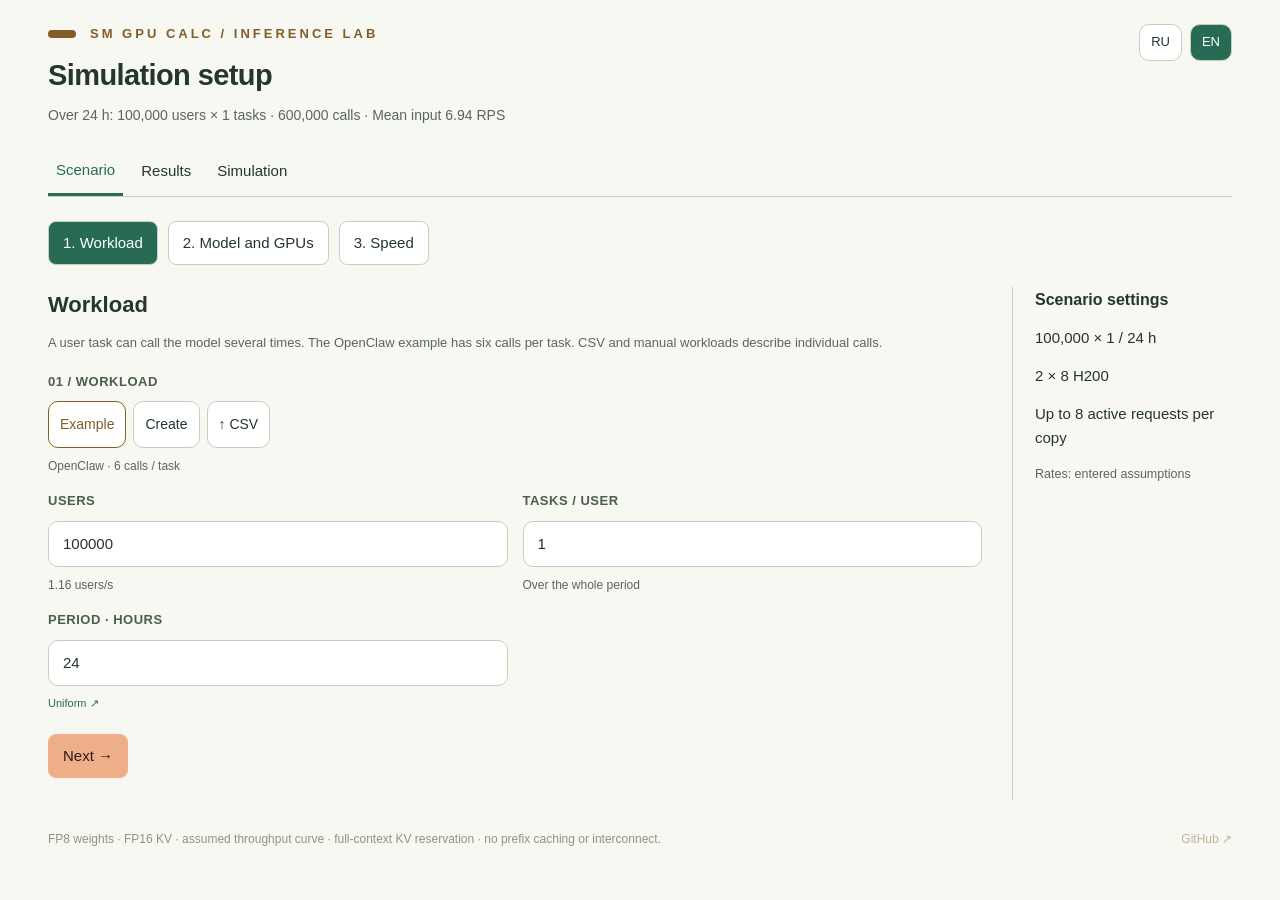
<file: distr/index.html>
<!DOCTYPE html>
<html lang="ru"><head><meta charset="utf-8"><meta name="viewport" content="width=device-width,initial-scale=1">
<title>Калькулятор GPU для LLM: RPS, KV-кэш и стоимость — SM GPU Calc</title>
<meta name="description" content="Бесплатный симулятор нагрузки LLM на GPU H200, B200 и B300. Оцените RPS, очередь, задержку первого токена, KV-кэш и стоимость инференса по своим допущениям.">
<meta name="robots" content="index,follow,max-image-preview:large">
<meta name="referrer" content="strict-origin">
<meta name="theme-color" content="#f7f8f2">
<link rel="canonical" href="https://mikhaylov.com/gpu-calc/calculator/">
<meta property="og:type" content="website">
<meta property="og:site_name" content="SM GPU Calc">
<meta property="og:title" content="Калькулятор GPU для LLM: RPS, KV-кэш и стоимость — SM GPU Calc">
<meta property="og:description" content="Бесплатный симулятор нагрузки LLM на GPU H200, B200 и B300. Оцените RPS, очередь, задержку первого токена, KV-кэш и стоимость инференса по своим допущениям.">
<meta property="og:url" content="https://mikhaylov.com/gpu-calc/calculator/">
<meta property="og:locale" content="ru_RU">
<meta property="og:locale:alternate" content="en_US">
<meta property="og:image" content="https://mikhaylov.com/gpu-calc/share-preview.png">
<meta property="og:image:width" content="1920">
<meta property="og:image:height" content="1080">
<meta property="og:image:alt" content="SM GPU Calc: GPU replicas, KV memory, queue timeline and inference cost">
<meta name="twitter:card" content="summary_large_image">
<meta name="twitter:title" content="Калькулятор GPU для LLM: RPS, KV-кэш и стоимость — SM GPU Calc">
<meta name="twitter:description" content="Бесплатный симулятор нагрузки LLM на GPU H200, B200 и B300. Оцените RPS, очередь, задержку первого токена, KV-кэш и стоимость инференса по своим допущениям.">
<meta name="twitter:image" content="https://mikhaylov.com/gpu-calc/share-preview.png">
<script type="application/ld+json">
{"@context":"https://schema.org","@type":"WebApplication","name":"SM GPU Calc","url":"https://mikhaylov.com/gpu-calc/calculator/","description":"Бесплатный учебный симулятор нагрузки LLM на GPU: RPS, очередь, KV-кэш, задержки и стоимость инференса. Профили скоростей — допущения, не бенчмарки.","applicationCategory":"DeveloperApplication","operatingSystem":"Any","browserRequirements":"Requires JavaScript","inLanguage":["ru","en"],"isAccessibleForFree":true,"offers":{"@type":"Offer","price":"0","priceCurrency":"USD"}}
</script>
<style>
:root{--cream:#f6eddc;--muted:#aaa99a;--coral:#ff926d;--mint:#a5ebd1;--amber:#f4c47b;--scale:1;color-scheme:dark}*{box-sizing:border-box}html,body{margin:0;width:100%;height:100%;overflow:hidden}body{background:#101512;color:var(--cream);font-family:Manrope,'Avenir Next',Arial,sans-serif}h1,h2,h3,p{margin:0}button,input,select{font:inherit}button,a,input,select{touch-action:manipulation}button,select,input{border:1px solid #8eaa7848;border-radius:10px;background:#1a211c;color:var(--cream);padding:10px 14px}button{cursor:pointer;font-weight:700}button:hover{border-color:var(--mint);background-color:#2b382e}button:disabled{opacity:.35;cursor:default}input[type=number],select{width:100%;min-width:0}input:focus-visible,select:focus-visible,button:focus-visible,a:focus-visible{outline:3px solid var(--mint);outline-offset:4px}a{color:var(--mint);text-decoration:none}small{color:var(--muted)}
#stage{position:absolute;left:50%;top:50%;width:1920px;height:1080px;transform:translate(-50%,-50%) scale(var(--scale));overflow:hidden;background:radial-gradient(ellipse at 49% 60%,#b7914d16,transparent 52%),radial-gradient(ellipse at 90% 20%,#42896115,transparent 50%),#191e1a;isolation:isolate}#stage:before{content:'';position:absolute;inset:0;z-index:-1;background-image:linear-gradient(#b9c3ac08 1px,transparent 1px),linear-gradient(90deg,#b9c3ac08 1px,transparent 1px);background-size:40px 40px}
header{position:absolute;left:76px;right:76px;top:38px}.eyebrow{font-size:13px;font-weight:800;letter-spacing:3px;color:var(--amber);display:flex;align-items:center;gap:14px}.eyebrow:before{content:'';width:28px;height:8px;border-radius:8px;background:var(--amber);box-shadow:0 0 20px #f4c47b55}h1{font:700 43px/1.3 Manrope,'Avenir Next',sans-serif;letter-spacing:-1.6px;margin-top:14px}h1 span{color:var(--mint)}.subtitle{font-size:16px;color:var(--muted);margin-top:10px}.topnav{position:absolute;right:0;top:0;display:flex;gap:8px;align-items:center}.topnav .active{color:#17251e;background:var(--mint)}.badge{color:var(--amber);font-size:12px;border:1px solid #f4c47b44;border-radius:30px;padding:9px 14px;margin-right:14px}
.controls{position:absolute;top:174px;left:76px;right:76px;padding:20px 24px;border:1px solid #8eaa7838;background:#293229;border-radius:18px;display:grid;grid-template-columns:minmax(240px,1fr) 115px 115px 145px minmax(230px,1fr) minmax(180px,.85fr) 90px 220px;gap:18px}.control{min-width:0;display:flex;flex-direction:column;gap:9px}.control label,.small-label{font-size:11px;letter-spacing:1.5px;font-weight:800;color:#c2bfb3}.control input:disabled{opacity:.4}.control small{font-size:12px;white-space:nowrap;overflow:hidden;text-overflow:ellipsis}.source-actions{display:flex;gap:7px}.source-actions button{font-size:13px;padding:11px}.source-actions .active{border-color:var(--amber);color:var(--amber)}.run{background:var(--coral);color:#281c15;border-color:var(--coral)}.run:hover{background:#ffae91}.under-actions{display:flex;gap:12px}.textbutton{font-size:12px;padding:0;border:0;background:none;color:var(--mint);text-align:left}.controls.dragging{outline:3px dashed var(--mint)}
.assumptions{position:absolute;left:76px;right:76px;top:322px;display:grid;grid-template-columns:1fr 1fr 1fr 1fr 1fr 1.65fr;gap:18px;align-items:end}.assumptions .control{gap:6px}.assumptions input{font-size:15px;padding:8px 12px}.memory-note{font-size:13px;line-height:1.5;color:var(--mint);padding:10px 14px;border-left:2px solid #a5ebd166}.memory-note.bad{color:var(--coral);border-color:var(--coral)}#status{position:absolute;left:78px;top:484px;right:78px;font-size:13px;color:var(--muted);overflow:hidden;white-space:nowrap;text-overflow:ellipsis}#status.error{color:var(--coral)}
.flow{position:absolute;left:76px;right:76px;top:520px;height:210px;display:grid;grid-template-columns:224px 45px 212px 45px 1fr 45px 224px;align-items:stretch}.flow-side{padding:20px 22px;border:1px solid #c5b49330;border-radius:16px;background:linear-gradient(145deg,#30372d,#1b211d);display:flex;flex-direction:column;position:relative;overflow:hidden;box-shadow:0 14px 30px #0003}.step{font-size:10px;letter-spacing:2px;color:var(--muted);margin-bottom:16px}.flow-side h2{font-size:20px}.in h2{color:var(--amber)}.queue h2{color:var(--coral)}.out h2{color:var(--mint)}.val{font-size:53px;font-weight:700;letter-spacing:-2px;margin-top:auto;line-height:1.15}.flow-side small{font-size:12px;line-height:1.5;margin-top:8px}.arrow{align-self:center;text-align:center;font-size:30px;color:var(--coral)}.dots{display:flex;gap:4px;height:12px;flex-shrink:0;margin-top:12px}.dots i{width:7px;background:var(--coral);border-radius:2px;opacity:.16}.dots i.on{opacity:1}.replica-section{padding:0 10px;min-width:0}.replica-heading{display:flex;justify-content:space-between;font-size:12px;letter-spacing:1.5px;color:var(--mint);margin-bottom:14px}.replicas{height:178px;display:grid;grid-template-columns:repeat(2,minmax(0,1fr));gap:14px}.replicas.single{grid-template-columns:1fr}.replicas.dense{grid-template-columns:repeat(4,minmax(0,1fr));gap:9px}.replica{position:relative;text-align:left;padding:16px 18px 20px;border:1px solid #9fae7d65;border-radius:13px;background:linear-gradient(115deg,#66715b,#374336 15%,#253027 75%,#485741);box-shadow:inset 0 2px #d5e5ba44,4px 7px 0 #111a13;overflow:hidden}.replica:after{content:'';position:absolute;bottom:5px;left:13px;right:13px;height:8px;background:repeating-linear-gradient(90deg,#131a16 0 4px,#69785988 4px 6px);border-radius:3px}.replica h3{font-size:14px}.replica .rack-type{font-size:23px;font-weight:800;margin-top:10px}.replica .phase{font-size:12px;margin-top:8px;color:var(--mint);display:flex;gap:6px;align-items:center}.phase:before{content:'';width:6px;height:6px;background:currentColor;border-radius:50%}.replica.prefill .phase{color:var(--amber)}.replica.idle .phase{color:var(--muted)}.mini-gpus{display:flex;gap:5px;margin-top:9px;height:32px}.mini-gpus i{flex:1;max-width:42px;border-radius:4px;background:linear-gradient(90deg,#797d69,#344333 20%,#53614c);border:1px solid #9ba78577;position:relative}.mini-gpus i:before{content:"";position:absolute;left:3px;right:3px;bottom:calc(5px + var(--weight-height,12px));height:var(--kv-height,0px);background:var(--mint)}.mini-gpus i:after{content:'';position:absolute;left:3px;right:3px;bottom:5px;height:var(--weight-height,12px);border-radius:2px;background:linear-gradient(140deg,#ffc18a,#e97655)}.replica .rack-hint{position:absolute;right:14px;top:15px;font-size:9px;color:#b4c1aa;margin:0}.replicas:is(.dense,.medium) .replica{padding:9px 10px 16px}.replicas:is(.dense,.medium) .rack-type{font-size:16px;margin-top:5px}.replicas:is(.dense,.medium) .mini-gpus,.replicas:is(.dense,.medium) .rack-hint{display:none}.replicas:is(.dense,.medium) .phase{font-size:10px;margin-top:5px}
.timeline{position:absolute;left:76px;right:76px;top:752px;height:88px;display:grid;grid-template-columns:132px 1fr 165px;gap:24px;align-items:center}.play{height:47px;border-color:#a5ebd177;color:var(--mint)}.timeline-track{position:relative;height:84px;padding-top:2px}.timeline-meta{display:flex;justify-content:space-between;font-size:11px;color:var(--muted);letter-spacing:1px}.timeline-track svg{width:100%;height:41px;display:block;overflow:visible}.timeline-track input{width:100%;height:16px;padding:0;margin:0;accent-color:var(--mint);border:0;background:none;display:block}.timeline-right{display:flex;flex-direction:column;gap:9px}.timeline-right select{font-size:12px;padding:6px}.timeline-right output{font-size:18px;color:var(--mint);font-variant-numeric:tabular-nums}.results{position:absolute;left:76px;right:76px;top:854px;display:grid;grid-template-columns:repeat(5,1fr);border-top:1px solid #c5b49330;padding-top:20px;gap:24px}.fact{border-right:1px solid #c5b49322;padding-right:20px}.fact:last-child{border:0}.fact h2{font-size:12px;font-weight:500;color:var(--muted)}.total{display:block;font-size:34px;font-weight:700;letter-spacing:-1px;margin-top:6px}.fact:first-child .total{color:var(--mint)}.fact small{display:block;font-size:11px;margin-top:5px}.compare{position:absolute;left:76px;right:76px;top:962px;display:flex;gap:18px;align-items:center;font-size:13px}.compare button{font-size:12px;padding:9px 14px}.compare p{color:var(--muted);flex:1}.compare strong{color:var(--cream)}.edition{position:absolute;left:76px;right:76px;bottom:22px;display:flex;justify-content:space-between;font-size:11px;color:#939381;gap:35px}.edition span{max-width:1250px}.edition a{color:#beb398}
dialog{color:var(--cream);border:1px solid #9faa7755;border-radius:20px;background:radial-gradient(ellipse at 50% 50%,#50613d22,transparent 70%),#1b221c;padding:38px;max-width:none;max-height:none;box-shadow:0 30px 100px #000a}dialog::backdrop{background:#080e0be8}#rack-dialog{position:fixed;inset:auto;left:50%;top:50%;width:1844px;height:1004px;margin:0;transform:translate(-50%,-50%) scale(var(--scale))}.dialog-top{display:flex;justify-content:space-between;align-items:start;gap:30px}.dialog-top h2{font-size:33px;margin-top:10px;letter-spacing:-1px}.dialog-top p{color:var(--muted);font-size:15px;margin-top:12px}.dialog-top button{color:var(--mint)}.rack-sum{display:grid;grid-template-columns:repeat(4,1fr);gap:20px;margin-top:30px}.rack-sum article{padding:19px 22px;border:1px solid #9faa772a;border-radius:13px;background:#252e24}.rack-sum small{font-size:12px}.rack-sum strong{display:block;font-size:27px;margin-top:8px}.rack-sum article:nth-child(1) strong{color:var(--coral)}.rack-sum article:nth-child(2) strong{color:var(--mint)}.rack-sum article:nth-child(3) strong{color:var(--amber)}.rack-physical{position:relative;margin:32px 12px 0;padding:18px 0 35px}.rack-physical:after{content:'';position:absolute;bottom:0;left:-15px;right:-15px;height:18px;background:linear-gradient(#73806b,#3c4938 35%,#152015 40%,#3c4938);border-radius:5px;box-shadow:0 18px 24px #0007}.gpu-cards{display:grid;grid-template-columns:repeat(var(--cols,8),1fr);gap:19px}.gpu-card{border-radius:13px;padding:15px;background:linear-gradient(110deg,#717865,#3e493a 18%,#29382a 76%,#606d51);box-shadow:inset 0 2px #d8e2c050,5px 7px #111a12;min-width:0;position:relative}.gpu-card h3{font-size:18px}.gpu-card small{display:block;font-size:10px;margin-top:6px;color:#c2c6b4}.tank{position:relative;height:283px;margin-top:15px;border:1px solid #131e1499;border-radius:8px;background:#101910;display:flex;flex-direction:column;justify-content:end;overflow:hidden}.tank .free{flex:1;min-height:0;overflow:hidden;display:flex;flex-direction:column;align-items:center;justify-content:center;gap:4px;color:var(--mint);font-size:13px;background:repeating-linear-gradient(135deg,#a5ebd107 0 8px,#a5ebd111 8px 9px)}.tank .free small{font-size:11px;line-height:1.2;color:var(--mint)}.tank .free strong{font-size:13px;line-height:1.2;font-weight:600}.tank .free.compact{flex-direction:row;gap:5px}.tank .reserved{background:#78866b88;flex:none}.tank .kv{background:var(--mint);flex:none}.tank .weights{background:repeating-linear-gradient(0deg,#ffcf9318 0 1px,transparent 1px 5px),linear-gradient(135deg,#ffc18a,#ff996e 40%,#e97655);display:flex;flex-direction:column;align-items:center;justify-content:center;flex:none;color:#56321e;overflow:hidden}.weights b{font-size:12px;line-height:1.3}.weights strong{font-size:29px;line-height:1.1;margin:3px 0}.weights.compact{flex-direction:row;gap:4px}.weights.compact b:first-child{display:none}.weights.compact strong{font-size:18px;line-height:1;margin:0}.weights.micro>*{display:none}.gpu-card .fins{height:8px;margin-top:14px;background:repeating-linear-gradient(90deg,#10190f 0 3px,#7b846b 3px 5px)}.gpu-cards.dense .tank{height:115px}.gpu-cards.dense .gpu-card{padding:11px}.gpu-cards.dense{gap:15px}.rack-legend{display:flex;gap:35px;margin-top:23px;font-size:13px;color:var(--muted)}.rack-legend i{display:inline-block;width:11px;height:11px;border-radius:3px;margin-right:7px}.rack-foot{margin-top:22px;padding-top:20px;border-top:1px solid #c5b49330;color:var(--muted);font-size:14px;line-height:1.6}.rack-foot strong{color:var(--cream)}.rack-warning{color:var(--coral)!important}.modal{width:760px;position:fixed;left:50%;top:50%;margin:0;transform:translate(-50%,-50%) scale(var(--scale))}.modal h2{font-size:27px}.modal p{margin:15px 0;color:var(--muted);line-height:1.7;font-size:15px}.modal .form-grid{display:grid;grid-template-columns:1fr 1fr;gap:20px;margin:25px 0}.modal .buttons{display:flex;justify-content:end;gap:12px;margin-top:24px}.modal code{font-size:13px;color:var(--amber)}.modal .error{color:var(--coral)}.sr-only{position:absolute;width:1px;height:1px;overflow:hidden;clip-path:inset(50%)}@media(prefers-reduced-motion:reduce){*{animation:none!important;transition:none!important}}
.parallel{position:absolute;left:76px;right:76px;top:391px;display:grid;grid-template-columns:225px 225px 1fr;gap:18px;align-items:start}.parallel .control{gap:5px}.parallel input{padding:7px 12px;font-size:15px}.parallel small{font-size:10px}.capacity{display:grid;grid-template-columns:.8fr .9fr 1fr 1fr;gap:18px;padding:9px 18px;border:1px solid #a5ebd133;border-radius:12px;background:#24312655;min-height:70px}.capacity small{display:block;font-size:10px;margin-bottom:5px}.capacity strong{display:block;font-size:14px;color:var(--mint);font-weight:600}.capacity .detail{font-size:10px;color:var(--muted);margin-top:3px}.replica .kv-status{font-size:10px;color:var(--muted);margin-top:5px}.replicas:is(.dense,.medium) .kv-status{display:none}.replicas:is(.dense,.medium) .rack-type{font-size:13px;margin-top:2px}.replicas:is(.dense,.medium) .phase{font-size:9px;margin-top:2px}.replicas:is(.dense,.medium) .replica{padding:5px 9px 14px}.replicas:is(.dense,.medium) h3{font-size:12px}.tank .kv{display:flex;align-items:center;justify-content:center;color:#17392d;overflow:hidden;font-size:11px;white-space:nowrap}.parallel-help{cursor:help}.parallel .textbutton{font-size:10px;white-space:nowrap}
.rack-tools{width:610px;display:flex;flex-direction:column;align-items:end;gap:14px}.rack-playback{width:100%;display:grid;grid-template-columns:110px 1fr 85px 70px;gap:14px;align-items:end}.rack-playback button{padding:9px;font-size:13px}.rack-playback label{display:block;font-size:10px;color:var(--muted);margin-bottom:8px}.rack-playback input{width:100%;padding:0;margin:0;accent-color:var(--mint)}.rack-playback output{font-size:14px;color:var(--mint);font-variant-numeric:tabular-nums;white-space:nowrap;padding-bottom:5px}.rack-playback select{font-size:12px;padding:7px}.replica .kv-status{display:flex;justify-content:space-between;gap:8px;font-size:10px;font-variant-numeric:tabular-nums}.replica .kv-free{color:var(--mint);font-weight:600}.kv-meter{display:block;width:100%;height:4px;border-radius:3px;margin-top:5px;background:#12231a;overflow:hidden}.kv-meter span{display:block;height:100%;background:var(--mint);width:0}.mini-gpus{height:24px;margin-top:8px}.replicas:is(.dense,.medium) .rack-type{display:none}.replicas:is(.dense,.medium) .kv-status{display:flex;font-size:9px;margin-top:4px}.replicas:is(.dense,.medium) .kv-used{display:none}.replicas:is(.dense,.medium) .kv-meter{height:3px;margin-top:4px}.replicas:is(.dense,.medium) .phase{margin-top:4px}

/* Large pools keep one tile per replica; memory detail remains in the rack. */
.replicas.matrix{height:140px;grid-template-columns:repeat(8,minmax(0,1fr));grid-auto-rows:minmax(0,1fr);gap:5px}
.replicas.matrix .replica{padding:4px 7px;border-radius:6px;box-shadow:inset 0 1px #d5e5ba33,2px 2px #111a13;display:grid;grid-template-columns:auto 1fr;align-content:center;column-gap:4px;min-width:0;min-height:0}
.replicas.matrix .replica:after,.replicas.matrix .rack-type,.replicas.matrix .mini-gpus,.replicas.matrix .rack-hint,.replicas.matrix .kv-status{display:none}
.replicas.matrix .replica.prefill{border-color:#f4c47b99;background:linear-gradient(115deg,#706549,#343b2c)}.replicas.matrix .replica.decode{border-color:#a5ebd199;background:linear-gradient(115deg,#526e59,#253c30)}
.replicas.matrix h3{font-size:11px;line-height:12px;font-variant-numeric:tabular-nums}
.replicas.matrix .phase{justify-content:end;font-size:9px;line-height:12px;margin:0;gap:3px;font-variant-numeric:tabular-nums;white-space:nowrap}
.replicas.matrix .phase:before{width:4px;height:4px;flex-shrink:0}
.replicas.matrix .kv-meter{grid-column:1/-1;height:3px;margin-top:3px}
.replica.unavailable{opacity:.5}.replica-footer{height:38px;padding-top:6px;font-size:10px;line-height:14px;color:var(--muted);font-variant-numeric:tabular-nums}
.replica-footer[hidden]{display:none}.pool-summary{display:flex;justify-content:space-between;gap:10px}.pool-summary strong{color:var(--mint);font-weight:500}.pool-key{display:flex;align-items:center;gap:10px;font-size:9px}.pool-key .prefill{color:var(--amber)}.pool-key .decode{color:var(--mint)}.pool-key .idle{color:var(--muted)}.pool-pages{margin-left:auto;display:flex;align-items:center;gap:6px}.pool-pages[hidden]{display:none}.pool-pages button{padding:0 6px;font-size:12px;border-radius:4px;line-height:17px}
.hour-grid{display:grid;grid-template-columns:repeat(6,1fr);gap:9px;margin-top:18px}.hour-grid[hidden]{display:none}.hour-grid label{font-size:10px;color:var(--muted)}.hour-grid input{width:100%;font-size:13px;padding:7px;margin-top:3px}.profile-settings{display:grid;grid-template-columns:1fr 1fr;gap:20px;margin-top:20px}.profile-settings label{display:block;font-size:12px;margin-bottom:8px}.profile-settings select,.profile-settings input{width:100%}#profile-dialog{width:860px}#profile-dialog .hour-note{font-size:12px;line-height:1.5}#status{line-height:16px}#profile-help{font-size:11px;white-space:nowrap}
/* Responsive guided shell around the deterministic simulator. */
:root{--cream:#25362c;--muted:#59665b;--coral:#dfa17c;--mint:#286b54;--amber:#835d29;color-scheme:light}
html,body{height:auto;min-height:100%;overflow:auto}body{background:#f7f8f2;font-size:15px;line-height:1.6}
[hidden]{display:none!important}button,select,input{background:#fff;color:var(--cream);border-color:#c6cfbf;font-size:15px}button{font-weight:500}button:hover{background:#e5eedf}a{color:var(--mint)}
.wizard-app{max-width:1240px;margin:auto;padding:24px 28px}header{position:relative;inset:auto;padding:0 0 20px}h1{font-size:29px;font-weight:600;margin-top:12px;letter-spacing:-.6px}.eyebrow:before{box-shadow:none}.subtitle{font-size:14px;max-width:760px}.topnav{top:0;right:0}.badge{display:none}.topnav .active{background:var(--mint);color:#fff}.topnav button{font-size:13px;padding:7px 11px}
.app-nav,.step-nav,.wizard-actions,.lesson-tabs{display:flex;gap:10px;flex-wrap:wrap}.app-nav{border-bottom:1px solid #c6cfbf;margin:0 0 24px}.app-nav button{border:0;border-radius:0;padding:11px 8px;background:transparent}.app-nav [aria-current=page]{border-bottom:3px solid var(--mint);color:var(--mint)}.step-nav{margin-bottom:22px}.step-nav [aria-current=step],.lesson-tabs [aria-pressed=true]{background:var(--mint);color:#fff}.wizard-button{padding:9px 14px;border-radius:8px}
.setup-grid{display:grid;grid-template-columns:minmax(0,1fr) 220px;gap:30px}.wizard-summary{border-left:1px solid #c6cfbf;padding-left:22px}.wizard-summary h3{font-size:16px}.wizard-summary p{margin-top:14px}.wizard-summary small{display:block;margin-top:14px}.wizard-help{color:var(--muted);font-size:13px;margin:10px 0 18px;line-height:1.65}.wizard-step h2{font-size:22px;font-weight:600}.wizard-step .control{margin:14px 0;max-width:650px}.wizard-step .control label{font-size:13px;letter-spacing:.5px}.wizard-step input,.wizard-step select{max-width:650px}.wizard-actions{margin:22px 0}.wizard-actions button:last-child,.wizard-review #run{background:#eeae89;color:#2b1d16;border-color:#eeae89}
#drop-zone{position:static;display:grid;grid-template-columns:repeat(2,minmax(0,1fr));gap:15px;background:none;border:0;padding:0}.controls small{white-space:normal}.controls .control{margin:0}.controls .control:first-child{grid-column:1/-1}.source-actions{flex-wrap:wrap}.source-actions button{font-size:14px}.wizard-details{margin:20px 0;border-top:1px solid #c6cfbf;padding-top:12px}.wizard-details summary{cursor:pointer;color:var(--mint)}.wizard-details .control{max-width:none}.memory-note{width:100%;font-size:14px;background:#edf3e5;color:var(--mint);border:1px solid #c6cfbf}.memory-note.bad{color:#9e3627;background:#fff1e9}
.lesson-tabs{margin:16px 0}.lesson-diagram{display:grid;grid-template-columns:repeat(2,minmax(0,1fr));gap:12px}.lesson-copy{background:#edf1e6;border-radius:10px;padding:14px;min-width:0}.lesson-copy h3{font-size:14px}.lesson-chips{display:grid;grid-template-columns:repeat(8,minmax(0,1fr));gap:4px;margin-top:12px}.lesson-chip{text-align:center;min-width:0}.lesson-tank{height:60px;background:#dbe5d4;display:flex;align-items:end;border-radius:4px;overflow:hidden}.lesson-weight{width:100%;background:#e8a17b}.lesson-diagram>p{grid-column:1/-1}.speed-example h3{font-size:16px;margin-top:20px}.speed-example>p{margin:12px 0}.speed-durations{display:flex;flex-wrap:wrap;gap:10px;margin-top:12px}.speed-durations p{padding:14px;background:#e2ece0;border-radius:8px}
.wizard-review .capacity{grid-template-columns:repeat(4,minmax(0,1fr));background:#edf1e6;border-color:#c6cfbf;padding:18px;gap:20px}.capacity small{font-size:12px}.capacity strong{font-size:17px}.capacity .detail{font-size:12px}.capacity .textbutton{font-size:12px}.wizard-review .results{position:static;display:grid;grid-template-columns:repeat(3,minmax(0,1fr));gap:18px;margin:28px 0;padding:0;border:0}.results .fact{border:0;padding:0}.results h2{font-size:13px}.results .total{font-size:30px}.results small{font-size:12px}.wizard-review .compare{position:static;display:flex;flex-wrap:wrap;gap:12px;padding:16px 0}.compare button{font-size:14px}.compare p{font-size:13px}.wizard-review>.control{max-width:500px;gap:15px}.under-actions{flex-wrap:wrap}.under-actions .textbutton{font-size:13px}
#status{position:static;margin:12px 0 24px;font-size:13px;color:var(--muted);line-height:1.6}#status.error{color:#9e3627}.edition{position:static;display:flex;gap:20px;justify-content:space-between;margin-top:30px;font-size:12px}.wizard-reason{margin:16px 0;padding:14px;border-left:3px solid #b18b38;background:#f4f0df}.scene-viewport{position:relative;width:100%;overflow:hidden}#stage{position:absolute;left:0;top:0;width:1920px;height:500px;transform-origin:0 0;background:#f7f8f2}#stage:before{background-image:linear-gradient(#83966d0b 1px,transparent 1px),linear-gradient(90deg,#83966d0b 1px,transparent 1px)}#stage .flow{top:20px}#stage .timeline{top:300px}#stage .flow-side{background:#edf1e6;border-color:#c6cfbf}#stage .replica{background:linear-gradient(115deg,#e5edda,#d5e1cb);box-shadow:4px 5px #becdb2;border-color:#adbd9d}#stage .replica h3{color:var(--cream)}#stage .replica .rack-type{color:var(--cream)}#stage .replica .phase{color:var(--mint)}#stage .replica.prefill .phase{color:var(--amber)}#stage .replicas.matrix .replica.prefill{background:#ede7cf}#stage .replicas.matrix .replica.decode{background:#dcebdd}#stage .mini-gpu{background:#c8d5bb}#stage .kv-meter{background:#c4d3b8}#stage .kv-meter span{background:#69ac91}.replica-footer{color:var(--muted)}
dialog{background:#f7f8f2;color:var(--cream);border-color:#b9c6ad}dialog::backdrop{background:#28362988}.modal{width:min(820px,94vw);max-height:90vh;overflow:auto;transform:translate(-50%,-50%)}.modal .form-grid{gap:16px}.modal p{font-size:14px}.modal code{color:#75551c}#rack-dialog{background:#f7f8f2}.rack-sum article{background:#edf1e6;border-color:#c6cfbf}.gpu-card{background:linear-gradient(110deg,#e0e9d3,#cbd8bb);box-shadow:inset 0 2px #fafff0,5px 7px #a7b899}.gpu-card small{color:#4e5f43}.tank{background:#e1e8d8;border-color:#b5c2a6}.tank .free{background:repeating-linear-gradient(135deg,#e6eddd 0 8px,#d8e2cd 8px 9px);color:#315e45}.tank .free small,.tank .free strong{color:#315e45}.tank .kv{background:#69ac91}.tank .reserved{background:#b2bda3}.rack-legend{color:var(--muted)}.hour-grid label{font-size:12px}
@media(max-width:760px){.wizard-app{padding:18px 16px}.setup-grid{grid-template-columns:1fr}.wizard-summary{border-left:0;border-top:1px solid #c6cfbf;padding:18px 0}.wizard-review .capacity{grid-template-columns:repeat(2,minmax(0,1fr))}.wizard-review .results{grid-template-columns:repeat(2,minmax(0,1fr))}h1{font-size:25px;padding-right:95px}.subtitle{padding-right:0}.topnav{top:0}.lesson-diagram{grid-template-columns:1fr}.lesson-chips{grid-template-columns:repeat(4,minmax(0,1fr))}.modal .form-grid,.profile-settings{grid-template-columns:1fr}.hour-grid{grid-template-columns:repeat(3,minmax(0,1fr))}}
@media(max-width:420px){#drop-zone{grid-template-columns:1fr}.wizard-review .capacity,.wizard-review .results{grid-template-columns:1fr}input,select,button{min-height:42px;font-size:16px}.edition{flex-wrap:wrap}.topnav button{min-height:36px}.app-nav{gap:4px}}


.control label,.small-label{color:#4d5d4d}.slot-meter{display:block;height:5px;background:#dce5d4;border-radius:3px;overflow:hidden;margin-top:5px}.slot-meter span{display:block;height:100%;background:#bb9543}.replicas.matrix .slot-meter{display:none}
#setup-step-1{display:grid;grid-template-columns:repeat(2,minmax(0,1fr));column-gap:20px}#setup-step-1>h2,#setup-step-1>p,#setup-step-1>details,#setup-step-1>.memory-note,#setup-step-1>.control:has(#model){grid-column:1/-1}.flow-side{box-shadow:0 5px 10px #63724c20}.replica .mini-gpus i{background:#d2ddc5;border-color:#adbd99}
@media(max-width:760px){#setup-step-1{grid-template-columns:1fr}}
</style></head><body><main id="stage">
<header><p class="eyebrow">SM GPU CALC / INFERENCE LAB</p><h1 data-i18n="headline">Настройка симуляции</h1><p class="subtitle" data-i18n="subtitle">Задайте нагрузку, оборудование и скорость обработки запросов.</p><nav class="topnav" aria-label="Language"><span class="badge" data-i18n="mode"></span><button id="lang-ru">RU</button><button id="lang-en">EN</button></nav></header>
<section class="controls" id="drop-zone" aria-label="Scenario">
<div class="control"><label data-i18n="workload"></label><div class="source-actions"><button id="demo" data-i18n="demo"></button><button id="manual" data-i18n="manual"></button><button id="choose-file">↑ CSV</button></div><small id="file-name"></small><input type="file" id="csv-file" accept=".csv,text/csv" hidden></div>
<div class="control"><label for="users" data-i18n="usersLabel"></label><input id="users" type="number" min="1" max="10000000" step="1" value="100000"><small id="users-hint"></small></div>
<div class="control"><label for="tasksPerUser" data-i18n="tasksLabel"></label><input id="tasksPerUser" type="number" min="1" max="100" step="1" value="1"><small data-i18n="tasksHint"></small></div><div class="control"><label for="periodHours" data-i18n="periodLabel"></label><input id="periodHours" type="number" min="0.0000002777777778" max="168" step="any" value="24"><button class="textbutton" id="profile-help"></button></div>
<div class="control"><label for="model" data-i18n="model"></label><select id="model"><option value="glm53">GLM-5.3 · 750 GB</option><option value="flash" selected>GLM-5.3-Flash · 320 GB</option><option value="qwenflash">Qwen3.8-Flash-Next · 125 GB</option></select><small data-i18n="modelHint"></small></div>
<div class="control"><label for="gpu" data-i18n="gpu"></label><select id="gpu"><option value="H200">H200 · 141 GB</option><option value="B200">B200 · 192 GB</option><option value="B300">B300 · 288 GB</option></select><small id="gpu-hint" data-i18n="gpuHint"></small></div>
<div class="control"><label for="replicas" data-i18n="replicas"></label><input id="replicas" type="number" min="1" max="64" step="1" value="2"><small data-i18n="replicaHint"></small></div>
<div class="control"><button class="run" id="run" data-i18n="run"></button><div class="under-actions"><button class="textbutton" id="csv-help" data-i18n="format"></button><button class="textbutton" id="open-scenario" data-i18n="open"></button></div><input type="file" id="scenario-file" accept=".json,application/json" hidden></div>
</section>
<section class="assumptions" aria-label="Assumptions">
<div class="control"><label for="cards" data-i18n="cards"></label><input id="cards" type="number" min="1" max="16" step="1" value="8"></div>
<div class="control"><label for="prefill" data-i18n="prefillRate"></label><input id="prefill" type="number" min="0.01" max="1000000000" step="any" value="4000"></div>
<div class="control"><label for="decode" data-i18n="decodeRate"></label><input id="decode" type="number" min="0.01" max="1000000000" step="any" value="100"></div>
<div class="control"><label for="price" data-i18n="price"></label><input id="price" type="number" min="0" max="1000000" step="any" value="3"></div>
<div class="control"><label for="reserve" data-i18n="reserve"></label><input id="reserve" type="number" min="0" max="50" step="any" value="10"></div>
<button class="memory-note" id="memory-note"></button>
</section><section class="parallel" aria-label="Parallel requests"><div class="control"><label for="concurrency" data-i18n="concurrencyLabel"></label><input id="concurrency" type="number" min="1" max="256" step="1" value="8"><small data-i18n="concurrencyHint"></small></div><div class="control"><label for="batchGain" data-i18n="batchGainLabel"></label><input id="batchGain" type="number" min="0" max="100" step="any" value="50"><button type="button" class="textbutton" id="parallel-help" data-i18n="batchGainHint"></button></div><div class="capacity"><div><small data-i18n="memoryCapacity"></small><strong id="memory-slots"></strong><p class="detail" data-i18n="memoryCapacityHint"></p></div><div><small data-i18n="incomingPeak"></small><strong id="incoming-rate"></strong><p class="detail" id="incoming-detail"></p></div><div class="parallel-help"><small data-i18n="throughputEstimate"></small><strong id="capacity-rate"></strong><p class="detail" id="sharing-note"></p><button type="button" class="textbutton" id="rps-help" data-i18n="rpsHelp"></button></div><div><small data-i18n="currentLimit"></small><strong id="current-limit"></strong><p class="detail" id="limit-detail"></p></div></div></section><p id="status" role="status" aria-live="polite"></p>
<section class="flow" aria-label="Request flow">
<article class="flow-side in"><p class="step">01 / INPUT</p><h2 data-i18n="load"></h2><div class="dots" id="input-dots" aria-hidden="true"></div><p class="val" id="arrived">—</p><small id="load-caption"></small></article><span class="arrow" aria-hidden="true">→</span>
<article class="flow-side queue"><p class="step">02 / FIFO</p><h2 data-i18n="queue"></h2><div class="dots" id="queue-dots" aria-hidden="true"></div><p class="val" id="queue-now">—</p><small data-i18n="queueNow"></small></article><span class="arrow" aria-hidden="true">→</span>
<div class="replica-section"><div class="replica-heading"><span data-i18n="pool"></span><span id="pool-count"></span></div><div id="replica-cards" class="replicas"></div><div id="replica-footer" class="replica-footer" hidden><div class="pool-summary"><span id="pool-activity"></span><strong id="pool-kv"></strong></div><div class="pool-key"><span class="prefill">● Prefill</span><span class="decode">● Decode</span><span class="idle" data-i18n="poolIdle"></span><span data-i18n="poolMeter"></span><span id="pool-pages" class="pool-pages"><button id="pool-prev" type="button">‹</button><span id="pool-page"></span><button id="pool-next" type="button">›</button></span></div></div></div><span class="arrow" aria-hidden="true">→</span>
<article class="flow-side out"><p class="step">04 / OUTPUT</p><h2 data-i18n="completed"></h2><p class="val" id="done-now">—</p><small data-i18n="completedNow"></small></article>
</section>
<section class="timeline"><button class="play" id="play"></button><div class="timeline-track"><div class="timeline-meta"><span data-i18n="timeline"></span><span id="timeline-end"></span></div><svg id="queue-chart" viewBox="0 0 1200 40" preserveAspectRatio="none" aria-hidden="true"><path id="queue-path" fill="#c7a04b35" stroke="#9b7734" stroke-width="1.5"></path><line id="cursor" y1="0" y2="40" stroke="#a5ebd1" stroke-width="2"></line></svg><input id="time" type="range" min="0" max="1000" step="1" value="0" aria-label="Simulation time"></div><div class="timeline-right"><output id="time-label">0.00 s</output><select id="speed" aria-label="Playback speed"><option value="1">1×</option><option value="5" selected>5×</option><option value="20">20×</option><option value="100">100×</option></select></div></section>
<section class="results"><article class="fact"><h2 data-i18n="duration"></h2><output class="total" id="duration">—</output><small data-i18n="fullRun"></small></article><article class="fact"><h2 data-i18n="peak"></h2><output class="total" id="peak">—</output><small data-i18n="requests"></small></article><article class="fact"><h2>TTFT p95</h2><output class="total" id="p95">—</output><small data-i18n="ttftHint"></small></article><article class="fact"><h2 data-i18n="totalCost"></h2><output class="total" id="total-cost">—</output><small data-i18n="rental"></small></article><article class="fact"><h2 data-i18n="costPer"></h2><output class="total" id="cost-per">—</output><small data-i18n="completedOnly"></small></article></section>
<section class="compare"><button id="pin" data-i18n="pin"></button><p id="comparison"></p><button id="export-csv" data-i18n="export"></button><button id="save" data-i18n="save"></button></section>
<footer class="edition"><span data-i18n="limits"></span><a href="https://github.com/bzSega/sm-gpu-calc">GitHub ↗</a></footer>
<dialog id="rack-dialog" aria-labelledby="rack-title"><div class="dialog-top"><div><span class="eyebrow" data-i18n="inside"></span><h2 id="rack-title"></h2><p id="rack-subtitle"></p></div><div class="rack-tools"><button id="close-rack" data-i18n="back"></button><div class="rack-playback"><button id="rack-play"></button><div><label for="rack-time" data-i18n="timeLabel"></label><input id="rack-time" type="range" min="0" max="1000" step="1" value="0"></div><output id="rack-time-label"></output><select id="rack-speed" aria-label="Playback speed"><option value="1">1×</option><option value="5" selected>5×</option><option value="20">20×</option><option value="100">100×</option></select></div></div></div><div class="rack-sum" id="rack-sum"></div><div class="rack-physical"><div class="gpu-cards" id="gpu-cards"></div></div><div class="rack-legend" id="rack-legend"></div><p class="rack-foot" id="rack-foot"></p></dialog>
<dialog class="modal" id="parallel-dialog" aria-labelledby="parallel-title"><h2 id="parallel-title" data-i18n="concurrencyLabel"></h2><p data-i18n="parallelExplanation"></p><p data-i18n="parallelExample"></p><p data-i18n="rateHelp"></p><div class="buttons"><button data-close="parallel-dialog" data-i18n="back"></button></div></dialog>
<dialog class="modal" id="rps-dialog" aria-labelledby="rps-title"><h2 id="rps-title" data-i18n="rpsTitle"></h2><p id="rps-demand"></p><p id="rps-capacity"></p><p id="rps-achieved"></p><p data-i18n="rpsExplanation"></p><p data-i18n="rpsHardware"></p><div class="buttons"><button data-close="rps-dialog" data-i18n="back"></button></div></dialog>
<dialog class="modal" id="profile-dialog" aria-labelledby="profile-title"><h2 id="profile-title" data-i18n="profileTitle"></h2><p data-i18n="profileExplanation"></p><div class="profile-settings"><div><label for="arrival-profile" data-i18n="profileLabel"></label><select id="arrival-profile"><option value="uniform" data-i18n="uniform"></option><option value="hourly" data-i18n="hourly"></option></select></div><div><label for="windowMinutes" data-i18n="windowLabel"></label><input id="windowMinutes" type="number" min="1" max="60" step="any" value="15"></div></div><div id="hour-grid" class="hour-grid"></div><p class="hour-note" data-i18n="profileNote"></p><p id="profile-error" class="error"></p><div class="buttons"><button data-close="profile-dialog" data-i18n="cancel"></button><button class="run" id="apply-profile" data-i18n="apply"></button></div></dialog>
<dialog class="modal" id="manual-dialog" aria-labelledby="manual-title"><h2 id="manual-title" data-i18n="manualTitle"></h2><p data-i18n="manualHint"></p><div class="form-grid"><div class="control"><label for="request-count" data-i18n="count"></label><input id="request-count" type="number" min="1" max="10000" value="24"></div><div class="control"><label for="rps">RPS</label><input id="rps" type="number" min="0.001" max="10000" step="any" value="5"></div><div class="control"><label for="input-tokens" data-i18n="inputTokens"></label><input id="input-tokens" type="number" min="0" max="1000000000" value="1000"></div><div class="control"><label for="output-tokens" data-i18n="outputTokens"></label><input id="output-tokens" type="number" min="1" max="1000000000" value="100"></div></div><p class="error" id="manual-error"></p><div class="buttons"><button data-close="manual-dialog" data-i18n="cancel"></button><button class="run" id="apply-manual" data-i18n="apply"></button></div></dialog>
<dialog class="modal" id="help-dialog" aria-labelledby="help-title"><h2 id="help-title" data-i18n="csvTitle"></h2><p data-i18n="csvHint"></p><code>request_id,arrival_ms,input_tokens,output_tokens<br>r1,0,1000,100<br>r2,200,500,80</code><p data-i18n="csvLimits"></p><div class="buttons"><button id="sample" data-i18n="sample"></button><button data-close="help-dialog" data-i18n="back"></button></div></dialog>
</main><noscript><section style="position:fixed;inset:0;z-index:10;overflow:auto;background:#191e1a;padding:10vh 8vw;color:#f6eddc;font:18px/1.6 Arial,sans-serif"><h2>SM GPU Calc — калькулятор нагрузки LLM / LLM workload calculator</h2><p>Оцените RPS, очередь, KV-кэш, задержки и стоимость инференса на H200, B200 и B300. Скорости — учебные допущения, не бенчмарки. Включите JavaScript для интерактивной симуляции; файлы обрабатываются локально в браузере.</p><p lang="en">Explore RPS, queues, KV memory, latency and inference cost. Rates are educational assumptions, not benchmarks. Enable JavaScript to run the simulator; uploaded files are processed locally in your browser.</p><a href="https://github.com/bzSega/sm-gpu-calc">Documentation / Документация</a></section></noscript><script src="sim-core.js?v=619d2ecc212be02a"></script><script src="scenario-core.js?v=0268438648eba15b"></script><script>
'use strict';
const $=id=>document.getElementById(id), S=ScenarioCore;
const COPY={
ru:{headline:'Настройка симуляции',subtitle:'Задайте нагрузку, оборудование и скорость обработки запросов.',mode:'УЧЕБНАЯ FIFO-СИМУЛЯЦИЯ',workload:'01 / НАГРУЗКА',demo:'Пример',manual:'Задать',model:'02 / МОДЕЛЬ · FP8',modelHint:'Сценарные параметры, не спецификации',gpu:'03 / ОБОРУДОВАНИЕ',gpuHint:'Скорости ниже — ваши допущения',gpuInitialHint:'Стартовые скорости/цена — от B200',gpuMemorySource:'Память: NVIDIA DGX B300 User Guide; проверено',replicas:'РЕПЛИКИ',replicaHint:'1–64 копий',run:'Рассчитать →',format:'Формат CSV',open:'Открыть сценарий',cards:'GPU / РЕПЛИКА',prefillRate:'PREFILL · ТОК/С / РЕПЛИКА',decodeRate:'DECODE · ТОК/С / РЕПЛИКА',price:'АРЕНДА · $ / GPU / ЧАС',reserve:'РЕЗЕРВ ПАМЯТИ · %',load:'Нагрузка',queue:'Очередь',queueNow:'ожидают в выбранный момент',pool:'03 / ПУЛ РЕПЛИК',completed:'Готово',completedNow:'запросов завершено к этому моменту',timeline:'ОЧЕРЕДЬ ВО ВРЕМЕНИ · ПОТЯНИТЕ ПОЛЗУНОК',duration:'Длительность прогона',fullRun:'Итог · включая обработку хвоста',peak:'Пиковая очередь',requests:'запросов за весь прогон',ttftHint:'ожидание + prefill + первый токен',totalCost:'Аренда за весь прогон',rental:'Все карты, включая простой',costPer:'Стоимость / запрос',completedOnly:'По всем завершённым запросам',pin:'＋ Запомнить вариант A',export:'↓ Результаты CSV',save:'↓ Сценарий JSON',limits:'FP8-веса · FP16 KV · равномерные шарды · 1 запрос на реплику · без batching и interconnect. Память и скорости — оценка, не бенчмарк.',inside:'ВНУТРИ РЕПЛИКИ / ПАМЯТЬ',back:'← Назад',manualTitle:'Задать нагрузку',manualHint:'Равномерный внешний поток. Один ряд — один запрос. Это синтетический сценарий, без зависимостей между вызовами.',count:'ЧИСЛО ЗАПРОСОВ',inputTokens:'ВХОДНЫЕ ТОКЕНЫ',outputTokens:'ВЫХОДНЫЕ ТОКЕНЫ',cancel:'Отмена',apply:'Применить →',csvTitle:'Нагрузка из CSV',csvHint:'Одна строка — один вызов модели. arrival_ms — поступление в миллисекундах от начала сценария. Файл обрабатывается только в браузере.',csvLimits:'1–10 000 запросов, до 2 МБ. Уникальные ID, целые числа ≥ 0, выход ≥ 1. Разделитель — запятая; кавычки не поддерживаются. Метаданные сохраняются, но depends_on и model_profile_id не меняют исполнение: один профиль, заданный внешний поток.',sample:'↓ Скачать пример',play:'▶ Смотреть',pause:'Ⅱ Пауза',idle:'Ожидание',prefill:'Prefill · вход',decode:'Decode · ответ',replica:'Реплика',openRack:'Раскрыть карты ↗',ready:'Расчёт готов. Схема показывает выбранный момент; итоговые метрики ниже — весь прогон.',pending:'Параметры изменены. Нажмите «Рассчитать». Скорости заданы на реплику и не масштабируются автоматически с числом карт.',invalid:'Ошибка импорта: проверьте формат, значения и версию сценария. Предыдущий вход сохранён; повторите выбор файла.',configError:'Проверьте настройки: 1–64 реплик, 1–16 карт, положительные скорости, цена ≥ 0, резерв 0–50%.',noFit:'Размещение невозможно: веса, резерв и KV одного запроса должны помещаться; контекст — в лимите модели.',loading:'Чтение файла…',fits:'Память проходит проверку',free:'свободно',memory:'Память',weights:'Веса FP8',kv:'KV одного запроса',reserved:'Резерв среды',available:'Свободно',shard:'Шард',gb:'ГБ',sec:'с',from:'из',arrived:'поступило',demoName:'OpenClaw · 3 пользователя × 6 вызовов',demoDetails:'Москва → Нижний Новгород: повтор живого прогона. Пользователи стартуют через 5 с; интервалы вызовов сохранены. Токены по вызовам реконструированы по реальному итогу. Расписание фиксировано: зависимости операций пока не исполняются.',manualName:'Ручная нагрузка · синтетика',compareHint:'Запомните результат, измените конфигурацию и сравните на той же нагрузке.',baseline:'Вариант A',current:'Сейчас',compareWait:'Вариант A сохранён. Рассчитайте новую конфигурацию.',demoStatus:'OpenClaw: на пользователя 28 200 входных / 2 400 выходных токенов. Разбивка по вызовам реконструирована. Воспроизведение на паузе.',rackExplanation:'Одна модель разделена между картами. Каждый блок — часть общих весов, а не отдельная копия. KV оценён по полному input + output выбранного запроса; при prefill это резерв, а не измерение реально занятой памяти.',rackIdle:'Нет активного запроса. Показан запас под самый длинный запрос нагрузки.',rackBound:'Проверка до запуска: самый длинный запрос + веса + резерв. Она не учитывает неравномерное шардирование и реальные накладные расходы.',saved:'Сценарий содержит вход, настройки и версии для повторного запуска.',sampleSize:'запросов',errorManual:'Введите целые количества токенов и запросов; RPS должен быть от 0,001 до 10 000.',newInput:'Новая нагрузка · вариант A сброшен.',timeLabel:'Время симуляции',speedLabel:'Скорость воспроизведения'},
en:{headline:'Simulation setup',subtitle:'Set the request flow. Find the queue. Open a replica down to a single card.',mode:'EDUCATIONAL FIFO SIMULATION',workload:'01 / WORKLOAD',demo:'Example',manual:'Create',model:'02 / MODEL · FP8',modelHint:'Illustrative profiles, not specifications',gpu:'03 / HARDWARE',gpuHint:'Rates below are your assumptions',gpuInitialHint:'Initial rates/price copied from B200',gpuMemorySource:'Memory: NVIDIA DGX B300 User Guide; checked',replicas:'REPLICAS',replicaHint:'1–64 copies',run:'Calculate →',format:'CSV format',open:'Open scenario',cards:'GPU / REPLICA',prefillRate:'PREFILL · TOK/S / REPLICA',decodeRate:'DECODE · TOK/S / REPLICA',price:'RENTAL · $ / GPU / HOUR',reserve:'MEMORY RESERVE · %',load:'Workload',queue:'Queue',queueNow:'waiting at the selected instant',pool:'03 / REPLICA POOL',completed:'Completed',completedNow:'requests completed by this instant',timeline:'QUEUE OVER TIME · DRAG TO EXPLORE',duration:'Run duration',fullRun:'Total · including queue drain',peak:'Peak queue',requests:'requests over the entire run',ttftHint:'wait + prefill + first token',totalCost:'Rental for entire run',rental:'All cards, including idle time',costPer:'Cost / request',completedOnly:'Across all completed requests',pin:'＋ Remember variant A',export:'↓ Results CSV',save:'↓ Scenario JSON',limits:'FP8 weights · FP16 KV · equal shards · 1 request per replica · no batching or interconnect. Memory and rates are estimates, not benchmarks.',inside:'INSIDE A REPLICA / MEMORY',back:'← Back',manualTitle:'Create a workload',manualHint:'An evenly spaced open-loop flow. One row is one request. Synthetic input; no dependencies between calls.',count:'REQUEST COUNT',inputTokens:'INPUT TOKENS',outputTokens:'OUTPUT TOKENS',cancel:'Cancel',apply:'Apply →',csvTitle:'Workload from CSV',csvHint:'One row per model call. arrival_ms is arrival in milliseconds from the scenario origin. Files are processed only in your browser.',csvLimits:'1–10,000 requests, up to 2 MB. Unique IDs, integers ≥ 0, output ≥ 1. Comma-separated; quoted fields are not supported. Metadata is preserved but depends_on and model_profile_id do not affect execution: one profile, fixed external arrivals.',sample:'↓ Download example',play:'▶ Play',pause:'Ⅱ Pause',idle:'Idle',prefill:'Prefill · input',decode:'Decode · output',replica:'Replica',openRack:'Explore cards ↗',ready:'Run calculated. The diagram shows the selected instant; metrics below cover the full run.',pending:'Settings changed. Click Calculate. Rates are per replica and do not scale automatically with card count.',invalid:'Import error: check format, values and scenario version. Previous input retained; select the file again.',configError:'Check settings: 1–64 replicas, 1–16 cards, positive rates, price ≥ 0, reserve 0–50%.',noFit:'Placement impossible: weights, reserve and one request’s KV must fit; context must be within the model limit.',loading:'Reading file…',fits:'Memory check passed',free:'free',memory:'Memory',weights:'FP8 weights',kv:'One request’s KV',reserved:'Runtime reserve',available:'Available',shard:'Shard',gb:'GB',sec:'s',from:'of',arrived:'arrived',demoName:'OpenClaw · 3 users × 6 calls',demoDetails:'Moscow → Nizhny Novgorod live-run replay. Users start 5 s apart; call intervals are preserved. Per-call tokens are reconstructed from measured totals. Fixed arrivals: operation dependencies are not executed.',manualName:'Manual workload · synthetic',compareHint:'Remember a result, change configuration and compare on the same workload.',baseline:'Variant A',current:'Current',compareWait:'Variant A saved. Calculate another configuration.',demoStatus:'OpenClaw: 28,200 input / 2,400 output tokens per user. Per-call allocation is reconstructed. Playback is paused.',rackExplanation:'One model is sharded across the cards. Each block holds part of the weights, not a separate copy. KV uses the full input + output of the selected request; during prefill it represents reservation, not measured memory use.',rackIdle:'No active request. Showing capacity reserved for the longest request.',rackBound:'Preflight: longest request + weights + reserve. Uneven sharding and actual runtime overheads are not modeled.',saved:'Scenario includes workload, settings and versions for replay.',sampleSize:'requests',errorManual:'Use integer request/token counts; RPS must be between 0.001 and 10,000.',newInput:'New workload · variant A reset.',timeLabel:'Simulation time',speedLabel:'Playback speed'}
};
Object.assign(COPY.ru,{concurrencyLabel:'ОДНОВРЕМЕННО / РЕПЛИКА',concurrencyHint:'Активных запросов · максимум 256',batchGainLabel:'ПРИРОСТ НА ДОП. ЗАПРОС · %',batchGainHint:'Допущение · как делится скорость? ↗',parallelExplanation:'При нескольких активных запросах реплика делит между ними скорость и резервирует KV для каждого. Память ограничивает допуск: если следующий запрос не помещается, он ждёт. Ожидающие запросы KV не занимают.',parallelExample:'Прирост 0%: общая скорость не растёт, запросы делят её поровну. Прирост 50% и 8 активных: суммарная скорость 4,5×, каждый получает 56% одиночной скорости. 100% — идеальное линейное ускорение. Значение 50% — иллюстрация, замените его замерами. Модель не определяет физическое узкое место GPU.',memoryCapacity:'ПО ПАМЯТИ / РЕПЛИКА',memoryCapacityHint:'Запросов с максимальным контекстом',throughputEstimate:'ПРОПУСКНАЯ СПОСОБНОСТЬ ПУЛА ≈',currentLimit:'ОГРАНИЧЕНИЕ В ВЫБРАННЫЙ МОМЕНТ',slotLimit:'Лимит параллельности',kvLimit:'Свободная KV-память',noQueue:'Очереди сейчас нет',notCalculated:'Нужен расчёт',activeRequests:'активных',slots:'запросов',rpsUnit:'запр/с',perRequest:'скорости на запрос',aggregate:'суммарно',kv:'KV активных запросов',fits:'Один запрос помещается',mode:'УЧЕБНАЯ СИМУЛЯЦИЯ · ПАРАЛЛЕЛЬНЫЕ ЗАПРОСЫ',prefillRate:'PREFILL · ТОК/С · 1 ЗАПРОС',decodeRate:'DECODE · ТОК/С · 1 ЗАПРОС',limits:'FP8-веса · FP16 KV · учебная кривая скорости · KV резервируется на полный запрос · без prefix caching и interconnect.',rackIdle:'Нет активных запросов · KV освобождён.',rackExplanation:'Веса разделены между картами. KV — сумма резервов всех активных запросов реплики (полный вход + ответ); резерв освобождается при завершении. Это оценка, не измерение аллокатора.',rackBound:'Лимит памяти оценён по самому длинному запросу. Планировщик допускает каждый запрос по его размеру; коротких может поместиться больше.',pending:'Параметры изменены. Нажмите «Рассчитать». Скорости заданы для одного запроса на реплике; прирост при параллельной работе — ваше допущение.',configError:'Проверьте настройки: 1–64 реплик, 1–16 карт, 1–256 запросов одновременно, прирост 0–100%, положительные скорости.',queueMemory:'Головной запрос не помещается рядом с активными.',queueSlots:'Все доступные места обработки заняты.',queueBusy:'Время обработки делят prefill и decode.',rateHelp:'Оценка при полной загрузке: реплики × G(n) / среднее время одиночного запроса. G(n)=1+(n−1)×прирост. Скорость каждого = одиночная × G(n)/n. n ограничен памятью для самого длинного запроса. Это учебная кривая, не бенчмарк.'});
Object.assign(COPY.en,{concurrencyLabel:'CONCURRENT / REPLICA',concurrencyHint:'Active requests · maximum 256',batchGainLabel:'GAIN PER EXTRA REQUEST · %',batchGainHint:'Assumption · how is speed shared? ↗',parallelExplanation:'Active requests share replica throughput and each reserves KV memory. If the next request cannot fit, it waits. Queued requests consume no KV memory.',parallelExample:'0% gain: fixed aggregate throughput shared equally. 50% gain with 8 active requests: 4.5× aggregate, each receives 56% of solo speed. 100% assumes ideal linear scaling. The default 50% is illustrative; replace it with measurements. This model does not identify the physical GPU bottleneck.',memoryCapacity:'MEMORY CAPACITY / REPLICA',memoryCapacityHint:'Requests at the longest context',throughputEstimate:'POOL THROUGHPUT ESTIMATE ≈',currentLimit:'LIMIT AT THE SELECTED INSTANT',slotLimit:'Concurrency limit',kvLimit:'Available KV memory',noQueue:'No queue right now',notCalculated:'Calculate first',activeRequests:'active',slots:'requests',rpsUnit:'req/s',perRequest:'speed per request',aggregate:'aggregate',kv:'Active requests’ KV',fits:'One request fits',mode:'EDUCATIONAL PARALLEL SIMULATION',prefillRate:'PREFILL · TOK/S · 1 REQUEST',decodeRate:'DECODE · TOK/S · 1 REQUEST',limits:'FP8 weights · FP16 KV · assumed throughput curve · full-context KV reservation · no prefix caching or interconnect.',rackIdle:'No active requests · KV released.',rackExplanation:'Weights are sharded across cards. KV sums full input + output reservations for all active requests on this replica; released on completion. An estimate, not allocator measurements.',rackBound:'Memory capacity uses the longest request. Admission uses each request’s size; more short requests may fit.',pending:'Settings changed. Click Calculate. Rates describe a single request on a replica; parallel throughput gain is your assumption.',configError:'Check settings: 1–64 replicas, 1–16 cards, 1–256 concurrent requests, gain 0–100%, positive rates.',queueMemory:'The head request cannot fit alongside active requests.',queueSlots:'All available processing slots are occupied.',queueBusy:'Prefill and decode share processing capacity.',rateHelp:'Saturated estimate: replicas × G(n) / average solo service time. G(n)=1+(n−1)×gain. Each request gets solo rate × G(n)/n. n is capped by memory for the longest request. An educational curve, not a benchmark.'});

Object.assign(COPY.ru,{kvUsed:'KV занято',kvFree:'KV свободно',kvMeter:'Занято из памяти под KV',kvReservation:'KV резерв активных запросов'});
Object.assign(COPY.en,{kvUsed:'KV used',kvFree:'KV free',kvMeter:'Used share of KV budget',kvReservation:'Active requests’ KV reservation'});
Object.assign(COPY.ru,{usersLabel:'ПОЛЬЗОВАТЕЛЕЙ',userRateLabel:'ПОЛЬЗОВАТЕЛЕЙ/С',callsPerUser:'6 вызовов каждый',fromFile:'Задано нагрузкой',incomingPeak:'ВХОД · ПИК ЗА 1 С',steadyFlow:'Длительный поток',traceArrivals:'По расписанию вызовов',throughputEstimate:'ОЦЕНКА ПУЛА ≈',rpsHelp:'Как читать RPS? ↗',rpsTitle:'Пользователи, вызовы и RPS',rpsUnit:'выз./с',demoError:'Проверьте нагрузку: 1–1666 пользователей; скорость прихода — 0,01–1000 пользователей/с.',demoDetails:'Москва → Нижний Новгород: повтор живого прогона, 6 вызовов на пользователя. Токены по вызовам реконструированы по реальному итогу. Расписание фиксировано: зависимости операций пока не исполняются.',rpsExplanation:'Пик — максимальное число поступивших вызовов в любом окне 1 с. Задачи/с × 6 — средний входящий RPS при длительном потоке; короткий прогон может не выйти на этот уровень. Оценка пула предполагает полную загрузку и средний состав вызовов: она не гарантирует задержку. Всплески могут создать очередь даже ниже этой оценки.',rpsHardware:'RPS — вызовы модели в секунду, а не процент загрузки GPU. Карты одной реплики совместно обслуживают вызов: RPS реплики не делится на число карт. Реальная загрузка GPU и предельная скорость требуют измерений.'});
Object.assign(COPY.en,{usersLabel:'USERS',userRateLabel:'USERS / SECOND',callsPerUser:'6 calls each',fromFile:'Defined by workload',incomingPeak:'INPUT · PEAK IN 1 S',steadyFlow:'Sustained flow',traceArrivals:'From call arrival times',throughputEstimate:'POOL ESTIMATE ≈',rpsHelp:'How to read RPS? ↗',rpsTitle:'Users, calls and RPS',rpsUnit:'calls/s',demoError:'Check workload: 1–1,666 users; arrival rate 0.01–1,000 users/s.',demoDetails:'Moscow → Nizhny Novgorod live-run replay, 6 calls per user. Per-call tokens are reconstructed from measured totals. Fixed arrivals: operation dependencies are not executed.',rpsExplanation:'Peak is the maximum number of arrivals in any 1-second window. Tasks/s × 6 is the mean incoming RPS for a sustained stream; a short run may never reach it. Pool capacity assumes saturation and the average call mix; it does not guarantee latency. Bursts can cause queues even below this estimate.',rpsHardware:'RPS counts model calls per second, not GPU utilization. GPUs within a replica serve each call together: replica RPS is not divided by its GPU count. Actual GPU utilization and throughput require measurements.'});
let savedLang;try{savedLang=localStorage.getItem('gpucalc-lang')}catch{}
Object.assign(COPY.ru,{poolIdle:'● Ожидание',poolMeter:'Полоска: занятый KV',poolBusy:'реплик в работе',poolPrev:'Предыдущие реплики',poolNext:'Следующие реплики'});
Object.assign(COPY.en,{poolIdle:'● Idle',poolMeter:'Bar: used KV',poolBusy:'replicas busy',poolPrev:'Previous replicas',poolNext:'Next replicas'});

Object.assign(COPY.ru,{tasksLabel:'ЗАДАЧ / ЧЕЛ.',tasksHint:'За весь период',periodLabel:'ПЕРИОД · ЧАСЫ',callsPerUser:'Пользователей за период',uniform:'Равномерно',hourly:'По часам · 24 ч',profileTitle:'Распределение нагрузки',profileLabel:'Как приходят задачи',windowLabel:'Окно симуляции · минуты',profileExplanation:'Одна задача OpenClaw — 6 вызовов модели. Задачи пользователей распределяются независимо; повторные задачи одного человека не связываются в сессию.',profileNote:'Почасовой профиль: относительные веса, не проценты. 2 — вдвое больше задач, чем 1; 0 — нет новых задач. Сумма нормируется на всех пользователей × задачи. Симуляция начинается с пустого пула: с начала периода или самого нагруженного часа. Максимум 1666 задач; при превышении окно сокращается. Задержки, очередь и стоимость относятся только к фрагменту с обработкой его хвоста, а не ко всему периоду.',demoError:'Проверьте нагрузку: 1–10 млн пользователей, 1–100 задач/чел., период до 168 ч; окно 1–60 мин. Для почасового профиля нужен период 24 ч и хотя бы один положительный вес.',incomingPeak:'ВХОД · СРЕДНИЙ ЗА ПЕРИОД',profilePeak:'Пик профиля',sampleResults:'Итог фрагмента · включая хвост',sampleRequests:'Вызовов в симуляции',sampleCost:'Аренда за фрагмент',sampleTimeline:'ОЧЕРЕДЬ ФРАГМЕНТА · ПОТЯНИТЕ ПОЛЗУНОК'});
Object.assign(COPY.en,{tasksLabel:'TASKS / USER',tasksHint:'Over the whole period',periodLabel:'PERIOD · HOURS',callsPerUser:'Users over the period',uniform:'Uniform',hourly:'Hourly · 24 h',profileTitle:'Workload distribution',profileLabel:'Task arrival profile',windowLabel:'Simulation window · minutes',profileExplanation:'One OpenClaw task makes 6 model calls. Tasks arrive independently; repeated tasks by a user are not linked into sessions.',profileNote:'Hourly values are relative weights, not percentages. 2 means twice as many tasks as 1; 0 means no new tasks. Weights are normalized to all users × tasks. Simulation starts with an empty pool at the beginning of the period or busiest hour. At most 1,666 tasks; the window is shortened when needed. Latency, queue and cost describe only this excerpt including its drain, not the whole period.',demoError:'Check workload: 1–10M users, 1–100 tasks/user, period up to 168 h; window 1–60 min. Hourly mode requires 24 hours and at least one positive weight.',incomingPeak:'INPUT · PERIOD AVERAGE',profilePeak:'Profile peak',sampleResults:'Excerpt result · including drain',sampleRequests:'Calls in the simulation',sampleCost:'Rental for excerpt',sampleTimeline:'EXCERPT QUEUE · DRAG TO EXPLORE'});
Object.assign(COPY.ru,{emptyWindow:'В выбранном окне нет новых задач. Увеличьте окно или измените профиль.',demoDetails:'6 вызовов на задачу OpenClaw. Итоги токенов измерены, разбивка по вызовам реконструирована; зависимости пока не исполняются.'});
Object.assign(COPY.en,{emptyWindow:'No new tasks in this window. Increase the window or change the profile.',demoDetails:'6 calls per OpenClaw task. Token totals are measured, per-call allocation reconstructed; dependencies are not executed.'});
const params=new URLSearchParams(location.search);
let lang=[params.get('lang'),savedLang].find(x=>['ru','en'].includes(x))||((navigator.language||'').startsWith('ru')?'ru':'en');
const t=k=>COPY[lang][k], fmt=(n,d=0)=>new Intl.NumberFormat(lang==='ru'?'ru-RU':'en-US',{maximumFractionDigits:d}).format(n), seconds=n=>`${fmt(n/1000,2)} ${t('sec')}`, money=n=>new Intl.NumberFormat(lang==='ru'?'ru-RU':'en-US',{style:'currency',currency:'USD',maximumFractionDigits:4}).format(n);
const demandRate=n=>n>0&&n<.01?'< '+fmt(.01,2):fmt(n,2);
const windowDuration=ms=>ms<1000?`${fmt(ms,3)} ${lang==='ru'?'мс':'ms'}`:ms<60000?seconds(ms):`${fmt(ms/60000,2)} ${lang==='ru'?'мин':'min'}`;
const settingsIds=['model','gpu','replicas','cards','prefill','decode','price','reserve','concurrency','batchGain'];
const POOL_PAGE_SIZE=40;
let poolPage=0;
let periodOptions={...S.periodDefaults,hourWeights:[...S.periodDefaults.hourWeights]},legacyDemoSource=null;
let workload=[],source='demo',fileName='',result=null,runSettings=null,timeMs=0,playing=false,raf=0,lastFrame=0,baseline=null,status='demoStatus',loading=false,loadVersion=0,selectedReplica=1,focusBeforeRack=null,rackRenderKey='',statsWorkload=null,inputStats=null;
function settings(){return Object.fromEntries(settingsIds.map(k=>[k,['model','gpu'].includes(k)?$(k).value:($(k).value.trim()===''?NaN:Number($(k).value))]))}
function demoSettings(){return {...periodOptions,users:Number($('users').value),tasksPerUser:Number($('tasksPerUser').value),periodHours:Number($('periodHours').value)}}
function currentPlan(){try{if(source!=='demo')return null;const plan=S.demandPlan(demoSettings());return legacyDemoSource?{...plan,sampleTasks:legacyDemoSource.users,sampleCalls:workload.length,windowStartMs:0,windowEndMs:demoSettings().periodHours*3600000,windowDurationMs:demoSettings().periodHours*3600000,truncated:false,complete:true}:plan}catch{return null}}
function regenerateDemo(){legacyDemoSource=null;try{workload=S.periodDemo(demoSettings())}catch{workload=[]}}
function workloadSource(){return source==='demo'?(legacyDemoSource||S.periodSource(demoSettings())):undefined}
function putSettings(s){s=S.normalizeSettings(s);for(const k of settingsIds)$(k).value=s[k]}
function el(tag,className,text){const e=document.createElement(tag);if(className)e.className=className;if(text!==undefined)e.textContent=text;return e}
function stop(){playing=false;cancelAnimationFrame(raf);lastFrame=0}
function invalidate(){stop();result=null;runSettings=null;timeMs=0;status='pending';update()}
function run(){stop();if(loading)return;const s=settings();result=null;runSettings=null;timeMs=0;try{if(source==='demo'){if(!S.validatePeriodSettings(demoSettings())){workload=[];throw Error('demoError')}}if(!S.validateSettings(s))throw Error('configError');if(source==='demo'&&currentPlan()?.sampleTasks===0){status='emptyWindow';update();return}if(!S.memory(workload,s).fits)throw Error('noFit');result=SimCore.simulate(workload,S.config(s));runSettings={...s};status=source==='demo'?'demoStatus':'ready';buildChart()}catch(e){status=['noFit','configError','demoError'].includes(e.message)?e.message:'configError'}update()}
function buildChart(){if(!result)return;const events=[];for(const r of result.requests)if(r.startMs>r.arrival_ms)events.push([r.arrival_ms,1],[r.startMs,-1]);events.sort((a,b)=>a[0]-b[0]||a[1]-b[1]);let count=0,path='M0 38';for(let i=0;i<events.length;){const time=events[i][0],x=time/result.durationMs*1200;path+=` L${x} ${38-count/Math.max(1,result.peakQueued)*34}`;while(i<events.length&&events[i][0]===time)count+=events[i++][1];path+=` L${x} ${38-count/Math.max(1,result.peakQueued)*34}`}path+=' L1200 38 Z';$('queue-path').setAttribute('d',path)}
function dots(id,n){$(id).replaceChildren(...Array.from({length:18},(_,i)=>el('i',i<Math.min(n,18)?'on':'')))}
function update(){
 const s=settings(),plan=currentPlan(),valid=S.validateSettings(s)&&SimCore.validateWorkload(workload).ok,snap=result?SimCore.snapshot(result,timeMs):null;let mem=null;try{mem=S.memory(workload,s)}catch{}
 $('gpu-hint').textContent=t(S.gpus[s.gpu]?.assumptionsFrom?'gpuInitialHint':'gpuHint');$('gpu-hint').title=S.gpus[s.gpu]?.memorySource?`${t('gpuMemorySource')} ${S.gpus[s.gpu].memorySourceChecked}. ${S.gpus[s.gpu].memorySource}`:'';
 $('status').textContent=t(status);$('status').className=['noFit','invalid','configError','demoError'].includes(status)?'error':'';
 $('run').disabled=loading;['export-csv','save','pin','play','time','speed','rack-play','rack-time','rack-speed'].forEach(id=>$(id).disabled=!result||loading);
 $('file-name').textContent=source==='demo'?`OpenClaw · 6 ${lang==='ru'?'вызовов / задачу':'calls / task'}`:source==='manual'?`${t('manualName')} · ${fmt(workload.length)}`:`${fileName} · ${fmt(workload.length)} ${t('sampleSize')}`;
 $('file-name').title=source==='demo'?t('demoDetails'):'';
 for(const id of ['users','tasksPerUser','periodHours','profile-help'])$(id).disabled=source!=='demo'||loading||(id==='periodHours'&&periodOptions.profile==='hourly');
 $('users-hint').textContent=plan?`${demandRate(plan.usersPerSecond)} ${lang==='ru'?'польз./с':'users/s'}`:t('fromFile');
 $('profile-help').textContent=t(periodOptions.profile==='hourly'?'hourly':'uniform')+' ↗';
 document.querySelector('[data-i18n="subtitle"]').textContent=plan?(lang==='ru'?`За ${fmt(demoSettings().periodHours,4)} ч: ${fmt(demoSettings().users)} пользователей · Задач/чел.: ${fmt(demoSettings().tasksPerUser)} · ${fmt(plan.totalCalls)} вызовов · Средний вход ${demandRate(plan.meanRps)} RPS`:`Over ${fmt(demoSettings().periodHours,4)} h: ${fmt(demoSettings().users)} users × ${fmt(demoSettings().tasksPerUser)} tasks · ${fmt(plan.totalCalls)} calls · Mean input ${demandRate(plan.meanRps)} RPS`):t('subtitle');
 if(plan&&result){const start=fmt(plan.windowStartMs/3600000,2),span=windowDuration(plan.windowDurationMs);$('status').textContent=lang==='ru'?`Симуляция: вызовов ${fmt(workload.length)} · окно ${span} с ${start} ч${plan.truncated?' (сокращено по лимиту)':''}. Пустой старт; итоги ниже — только по ${plan.complete?'этому прогону':'фрагменту'} и его хвосту.`:`Simulation: ${fmt(workload.length)} calls · ${span} window from hour ${start}${plan.truncated?' (capped)':''}. Empty start; results below cover only this ${plan.complete?'run':'excerpt'} and its drain.`}
 for(const [key,override] of [['fullRun','sampleResults'],['requests','sampleRequests'],['totalCost','sampleCost'],['timeline','sampleTimeline']])document.querySelector(`[data-i18n="${key}"]`).textContent=plan&&!plan.complete?t(override):t(key);
 $('demo').classList.toggle('active',source==='demo');$('manual').classList.toggle('active',source==='manual');$('choose-file').classList.toggle('active',source==='csv');
 $('memory-note').textContent=mem?`${mem.fits?'✓ '+t('fits'):'! '+t('memory')} · ${fmt(mem.kvCapacityGB,1)} ${t('gb')} ${lang==='ru'?'под KV':'for KV'} ↗`:!S.validateSettings(s)?t('configError'):plan?.sampleTasks===0?t('emptyWindow'):t('demoError');$('memory-note').classList.toggle('bad',!mem?.fits);$('memory-note').disabled=!valid;
 $('arrived').textContent=snap?fmt(snap.arrived):'—';$('load-caption').textContent=`${t('arrived')} ${t('from')} ${fmt(workload.length)}`;$('queue-now').textContent=snap?fmt(snap.queued):'—';$('done-now').textContent=snap?fmt(snap.completed):'—';dots('input-dots',snap?.arrived||0);dots('queue-dots',snap?.queued||0);
 renderReplicas(s,valid,mem,snap);
 renderCapacity(s,mem,snap);
 $('play').textContent=t(playing?'pause':'play');$('time').value=result?timeMs/result.durationMs*1000:0;$('time-label').textContent=seconds(timeMs);$('timeline-end').textContent=result?seconds(result.durationMs):'—';$('cursor').setAttribute('x1',result?timeMs/result.durationMs*1200:0);$('cursor').setAttribute('x2',result?timeMs/result.durationMs*1200:0);if(!result)$('queue-path').setAttribute('d','');
 $('duration').textContent=result?seconds(result.durationMs):'—';$('peak').textContent=result?fmt(result.peakQueued):'—';$('p95').textContent=result?seconds(result.ttftP95Ms):'—';$('total-cost').textContent=result?money(result.totalCostUSD):'—';$('cost-per').textContent=result?money(result.costPerRequestUSD):'—';
 $('comparison').textContent=baseline?(result?`${t('baseline')}: ${baseline.label} · ${seconds(baseline.result.durationMs)} · ${money(baseline.result.totalCostUSD)} → ${t('current')}: ${seconds(result.durationMs)} · ${money(result.totalCostUSD)} · TTFT p95 ${seconds(baseline.result.ttftP95Ms)} → ${seconds(result.ttftP95Ms)}`:t('compareWait')):t('compareHint');
 if($('rack-dialog').open)renderRack(snap);
}

function renderReplicas(s,valid,mem,snap){
 const matrix=valid&&s.replicas>8,cards=$('replica-cards');
 poolPage=valid?Math.min(poolPage,Math.ceil(s.replicas/POOL_PAGE_SIZE)-1):0;
 const start=matrix?poolPage*POOL_PAGE_SIZE:0,end=valid?Math.min(s.replicas,start+POOL_PAGE_SIZE):0;
 $('pool-count').textContent=valid?`${s.replicas} × ${s.cards} ${s.gpu}`:'—';
 const layout=`${valid}/${s.replicas}/${s.cards}/${s.gpu}/${lang}/${poolPage}`;
 if(cards.dataset.layout!==layout){
   cards.dataset.layout=layout;cards.replaceChildren();
   cards.className='replicas'+(matrix?' matrix':s.replicas===1?' single':s.replicas>4?' dense':s.replicas>2?' medium':'');
   for(let i=start;i<end;i++){
     const b=el('button','replica');b.type='button';b.dataset.replica=i+1;
     b.append(el('h3','',matrix?`#${String(i+1).padStart(2,'0')}`:`${t('replica')} ${i+1}`),el('p','rack-type',`${s.cards}× ${s.gpu}`),el('p','phase',''));
     const mini=el('div','mini-gpus');mini.setAttribute('aria-hidden','true');for(let j=0;j<Math.min(s.cards,8);j++)mini.append(el('i'));
     const kvStatus=el('p','kv-status');kvStatus.append(el('span','kv-used'),el('strong','kv-free'));
     const meter=el('span','kv-meter');meter.setAttribute('role','meter');meter.setAttribute('aria-valuemin','0');meter.setAttribute('aria-valuemax','100');meter.append(el('span'));
     const slots=el('span','slot-meter');slots.setAttribute('role','meter');slots.setAttribute('aria-valuemin','0');slots.setAttribute('aria-valuemax','100');slots.append(el('span'));b.append(slots,kvStatus,meter,mini,el('p','rack-hint',t('openRack')));b.onclick=()=>openRack(i+1);cards.append(b);
   }
 }
 const states=Array.from({length:valid?s.replicas:0},()=>({active:0,prefill:0,kv:0}));
 for(const r of snap?.active||[]){const state=states[r.replica-1];if(state){state.active++;state.prefill+=r.phase==='prefill'?1:0;state.kv+=r.kvGB}}
 for(const card of cards.children){
   const n=Number(card.dataset.replica),state=states[n-1],{active,prefill,kv}=state,decode=active-prefill;
   card.className='replica '+(!active?'idle':prefill?'prefill':'decode')+(!snap?' unavailable':'');
   const label=`${active}/${s.concurrency} · P ${prefill} · D ${decode}`;
   card.querySelector('.phase').textContent=!snap?(matrix?'—':t('notCalculated')):matrix?`${active}/${s.concurrency}`:s.replicas>2?label:`${active}/${s.concurrency} · Prefill ${prefill} · Decode ${decode}`;
   const slotMeter=card.querySelector('.slot-meter');slotMeter.firstElementChild.style.width=`${active/s.concurrency*100}%`;slotMeter.setAttribute('aria-valuenow',String(active/s.concurrency*100));slotMeter.setAttribute('aria-label',`${lang==='ru'?'Активных запросов':'Active requests'}: ${active}/${s.concurrency}`);
   const kvFree=Math.max(0,(mem?.kvCapacityGB||0)-kv),percent=mem?.kvCapacityGB?kv/mem.kvCapacityGB*100:0;
   card.querySelector('.kv-used').textContent=`${t('kvUsed')} ${fmt(kv,2)} ${t('gb')}`;
   card.querySelector('.kv-free').textContent=`${t('kvFree')} ${fmt(kvFree,2)} ${t('gb')}`;
   const meter=card.querySelector('.kv-meter');meter.firstElementChild.style.width=`${Math.min(100,percent)}%`;
   meter.setAttribute('aria-valuenow',String(percent));meter.setAttribute('aria-label',t('kvMeter'));
   meter.title=`${t('kvUsed')}: ${fmt(kv,3)} / ${fmt(mem?.kvCapacityGB||0,2)} ${t('gb')} (${fmt(percent,2)}%). ${t('kvReservation')}`;
   card.style.setProperty('--weight-height',`${mem?mem.weightsGB/mem.total*14:0}px`);card.style.setProperty('--kv-height',`${mem?kv/mem.total*14:0}px`);
   const description=`${t('replica')} ${n}: ${!mem?.fits?t('noFit'):!snap?t('notCalculated'):`${label}; ${t('kvUsed')} ${fmt(kv,2)} ${t('gb')}; ${t('kvFree')} ${fmt(kvFree,2)} ${t('gb')}`}. ${t('openRack')}`;
   card.setAttribute('aria-label',description);card.title=description;
 }
 $('replica-footer').hidden=!matrix;
 const busy=states.filter(r=>r.active).length,used=states.reduce((sum,r)=>sum+r.kv,0),free=Math.max(0,(mem?.kvCapacityGB||0)*s.replicas-used);
 $('pool-activity').textContent=snap?`${busy}/${s.replicas} ${t('poolBusy')} · ${snap.active.length} ${t('activeRequests')}`:t('notCalculated');
 $('pool-kv').textContent=snap?`KV: ${fmt(used,1)} ${t('gb')} · ${t('free')} ${fmt(free,1)} ${t('gb')}`:'KV —';
 $('pool-pages').hidden=!matrix||s.replicas<=POOL_PAGE_SIZE;
 $('pool-page').textContent=`${start+1}–${end} / ${s.replicas}`;
 $('pool-prev').disabled=poolPage===0;$('pool-next').disabled=end>=s.replicas;
 $('pool-prev').setAttribute('aria-label',t('poolPrev'));$('pool-next').setAttribute('aria-label',t('poolNext'));
}
$('pool-prev').onclick=()=>{poolPage--;update()};$('pool-next').onclick=()=>{poolPage++;update()};

function renderCapacity(s,mem,snap){
 const cap=mem?S.capacity(workload,s):null,plan=currentPlan();
 if(statsWorkload!==workload){statsWorkload=workload;try{inputStats=S.arrivalStats(workload)}catch{inputStats=null}}
 $('memory-slots').textContent=mem?`${lang==='ru'?'до':'up to'} ${fmt(mem.memorySlots)}`:'—';
 document.querySelector('[data-i18n="incomingPeak"]').textContent=plan?t('incomingPeak'):(lang==='ru'?'ВХОД · ПИК ЗА 1 С':'INPUT · PEAK IN 1 S');
 $('incoming-rate').textContent=plan?`${demandRate(plan.meanRps)} ${t('rpsUnit')}`:inputStats?`${fmt(inputStats.peakRps)} ${t('rpsUnit')}`:'—';
 $('incoming-detail').textContent=plan?`${t('profilePeak')}: ${demandRate(plan.peakRps)} ${t('rpsUnit')}`:t('traceArrivals');
 $('incoming-rate').parentElement.title=plan?(lang==='ru'?'Средний и пиковый поток рассчитаны из пользователей, задач и периода. Почасовой пик — средний поток самого нагруженного часа, не пик за секунду.':'Mean and peak demand derive from users, tasks and period. Hourly peak means the busiest hour’s average, not a one-second peak.'):t('rpsExplanation');
 $('capacity-rate').textContent=mem?.fits?`${cap.poolRps<.01?'< '+fmt(.01,2):fmt(cap.poolRps,2)} ${t('rpsUnit')}`:'—';
 $('sharing-note').textContent=cap?.slots?`${fmt(cap.replicaRps,2)} ${t('rpsUnit')} / ${lang==='ru'?'реплика':'replica'}`:'—';
 $('capacity-rate').parentElement.title=t('rateHelp');
 $('rps-help').disabled=!mem&&!plan;
 if($('rps-dialog').open){
   const d=demoSettings(),isDemo=!!plan;
   $('rps-demand').textContent=plan?(lang==='ru'?`${fmt(d.users)} пользователей × ${fmt(d.tasksPerUser)} × 6 вызовов / ${fmt(d.periodHours)} ч: ${fmt(plan.totalCalls)} вызовов, ${fmt(plan.inputTokens)} входных и ${fmt(plan.outputTokens)} выходных токенов за период. Средний вход ${demandRate(plan.meanRps)} RPS; максимум профиля ${demandRate(plan.peakRps)} RPS. В симуляции ${fmt(workload.length)} вызовов, пик за секунду — ${fmt(inputStats?.peakRps||0)}.`:`${fmt(d.users)} users × ${fmt(d.tasksPerUser)} tasks × 6 calls / ${fmt(d.periodHours)} h: ${fmt(plan.totalCalls)} calls, ${fmt(plan.inputTokens)} input and ${fmt(plan.outputTokens)} output tokens over the period. Mean input ${demandRate(plan.meanRps)} RPS; profile maximum ${demandRate(plan.peakRps)} RPS. Simulation: ${fmt(workload.length)} calls; one-second peak ${fmt(inputStats?.peakRps||0)}.`):(lang==='ru'?`В нагрузке ${fmt(workload.length)} вызовов; пик за 1 с — ${fmt(inputStats?.peakRps||0)}.`:`Workload: ${fmt(workload.length)} calls; peak in 1 s: ${fmt(inputStats?.peakRps||0)}.`);
   $('rps-capacity').textContent=mem?.fits?(lang==='ru'?`Учебная оценка: ${fmt(cap.poolRps,2)} выз./с на пул (${fmt(cap.replicaRps,2)} на реплику).`:`Educational estimate: ${fmt(cap.poolRps,2)} calls/s for the pool (${fmt(cap.replicaRps,2)} per replica).`):mem?t('noFit'):plan?.sampleTasks===0?t('emptyWindow'):t('notCalculated');
   if(isDemo&&cap?.poolRps>0)$('rps-capacity').textContent+=lang==='ru'?` Пиковый поток профиля — ${fmt(plan.peakRps/cap.poolRps*100,1)}% этой оценки; это не GPU utilization.`:` Peak profile demand is ${fmt(plan.peakRps/cap.poolRps*100,1)}% of this estimate; this is not GPU utilization.`;
   $('rps-achieved').textContent=result?(lang==='ru'?`Средний выход за весь прогон: ${fmt(result.completed/(result.durationMs/1000),2)} выз./с (включая простои и обработку хвоста).`:`Mean output over the whole run: ${fmt(result.completed/(result.durationMs/1000),2)} calls/s (including idle time and queue drain).`):t('notCalculated');
   if(plan)$('rps-achieved').textContent+=' '+t('profileNote');
 }
 let limit='notCalculated',detail='';
 if(snap){
   limit='noQueue';detail=`${snap.active.length} ${t('activeRequests')}`;
   if(snap.queued){
     let spare=false;
     for(let i=1;i<=s.replicas;i++)if(snap.active.filter(r=>r.replica===i).length<s.concurrency)spare=true;
     limit=spare?'kvLimit':'slotLimit';detail=t(spare?'queueMemory':'queueSlots');
   }
 }
 $('current-limit').textContent=t(limit);$('limit-detail').textContent=detail;
}

function updatePageMetadata(){
 const title=lang==='ru'?'Калькулятор GPU для LLM: RPS, KV-кэш и стоимость — SM GPU Calc':'LLM GPU Calculator: RPS, KV Cache & Inference Cost — SM GPU Calc';
 const description=lang==='ru'?'Бесплатный симулятор нагрузки LLM на GPU H200, B200 и B300. Оцените RPS, очередь, задержку первого токена, KV-кэш и стоимость инференса по своим допущениям.':'Free LLM workload simulator for H200, B200 and B300 GPUs. Explore RPS, queues, time to first token, KV cache and inference cost using your own assumptions.';
 document.title=title;
 for(const selector of ['meta[name="description"]','meta[property="og:description"]','meta[name="twitter:description"]'])document.querySelector(selector).content=description;
 for(const selector of ['meta[property="og:title"]','meta[name="twitter:title"]'])document.querySelector(selector).content=title;
 document.querySelector('meta[property="og:locale"]').content=lang==='ru'?'ru_RU':'en_US';
 document.querySelector('meta[property="og:locale:alternate"]').content=lang==='ru'?'en_US':'ru_RU';
}
function applyLang(){document.documentElement.lang=lang;updatePageMetadata();document.querySelectorAll('[data-i18n]').forEach(e=>{if(e.dataset.i18n==='headline')e.innerHTML=t('headline');else e.textContent=t(e.dataset.i18n)});for(const l of ['ru','en']){$('lang-'+l).classList.toggle('active',lang===l);$('lang-'+l).setAttribute('aria-pressed',String(lang===l))}$('time').setAttribute('aria-label',t('timeLabel'));$('speed').setAttribute('aria-label',t('speedLabel'));$('rack-speed').setAttribute('aria-label',t('speedLabel'));try{localStorage.setItem('gpucalc-lang',lang)}catch{}update()}
function frame(now){if(!playing||!result)return;if(lastFrame)timeMs=Math.min(result.durationMs,timeMs+(now-lastFrame)*Number($('speed').value));lastFrame=now;if(timeMs>=result.durationMs)stop();update();if(playing)raf=requestAnimationFrame(frame)}
function openRack(n){if(!S.validateSettings(settings())||!SimCore.validateWorkload(workload).ok)return;selectedReplica=n;focusBeforeRack=document.activeElement;$('rack-dialog').showModal();update()}
function renderRack(snap){$('rack-play').textContent=t(playing?'pause':'play');$('rack-time').value=result?timeMs/result.durationMs*1000:0;$('rack-time-label').textContent=seconds(timeMs);$('rack-speed').value=$('speed').value;const s=settings();if(!S.validateSettings(s)||!SimCore.validateWorkload(workload).ok)return;const mem=S.memory(workload,s),m=S.models[s.model],active=snap?snap.active.filter(r=>r.replica===selectedReplica):[];const kv=active.reduce((sum,r)=>sum+r.kvGB,0),free=mem.total-mem.weightsGB-mem.reservedGB-kv;const key=JSON.stringify([s,lang,selectedReplica,Boolean(result),mem.kvGB,active.map(r=>[r.request_id,r.phase,r.kvGB])]);if(key===rackRenderKey)return;rackRenderKey=key;
 $('rack-title').textContent=`${t('replica')} ${selectedReplica} · ${s.cards}× ${s.gpu}`;$('rack-subtitle').textContent=`${m.name} · ${mem.weightsGB} ${t('gb')} FP8 · ${active.length?`${active.length}/${s.concurrency} ${t('activeRequests')} · prefill ${active.filter(r=>r.phase==='prefill').length} · decode ${active.filter(r=>r.phase==='decode').length}`:result?t('rackIdle'):t('notCalculated')}`;
 $('rack-sum').replaceChildren(...[['weights',mem.weightsGB],['kvReservation',kv],['reserved',mem.reservedGB],['available',Math.max(0,free)]].map(([k,v])=>{const a=el('article');a.append(el('small','',t(k)),el('strong','',`${fmt(v,2)} ${t('gb')}`));return a}));
 const container=$('gpu-cards');container.replaceChildren();container.style.setProperty('--cols',Math.min(8,s.cards));container.className='gpu-cards'+(s.cards>8?' dense':'');
 for(let i=0;i<s.cards;i++){const card=el('article','gpu-card');card.append(el('h3','',`${s.gpu} / ${String(i+1).padStart(2,'0')}`),el('small','',`${t('shard')} ${i+1}/${s.cards} · ${fmt(mem.weightsGB/s.cards,1)} ${t('gb')} FP8`));const tank=el('div','tank');const freeEl=el('div','free');const freeLabel=`${t('available')} · ${fmt(Math.max(0,free)/s.cards,2)} ${t('gb')}`;freeEl.title=freeLabel;freeEl.setAttribute('aria-label',freeLabel);if(free>0)freeEl.append(el('small','',t('available')),el('strong','',`${fmt(free/s.cards,2)} ${t('gb')}`));const reserveEl=el('div','reserved'),kvEl=el('div','kv'),weights=el('div','weights');const tankHeight=s.cards>8?115:283,weightHeight=Math.min(1,mem.weightsGB/mem.total)*tankHeight;weights.classList.add(weightHeight>=86?'full':weightHeight>=28?'compact':'micro');weights.setAttribute('aria-label',`${t('weights')}: ${fmt(mem.weightsGB/s.cards,1)} ${t('gb')}`);const freeHeight=free/mem.total*tankHeight;if(freeHeight<22)freeEl.replaceChildren();else if(freeHeight<44)freeEl.classList.add('compact');reserveEl.style.height=`${s.reserve}%`;kvEl.style.height=`${Math.min(100,kv/mem.total*100)}%`;kvEl.title=`KV · ${fmt(kv/s.cards,2)} ${t('gb')}`;if(kv/mem.total*tankHeight>=22)kvEl.textContent=`KV ${fmt(kv/s.cards,1)} ${t('gb')}`;weights.style.height=`${Math.min(100,mem.weightsGB/mem.total*100)}%`;weights.append(el('b','',t('weights')),el('strong','',`${fmt(mem.weightsGB/s.cards,1)}`),el('b','',t('gb')));tank.append(freeEl,reserveEl,kvEl,weights);card.append(tank,el('div','fins'));container.append(card)}
 $('rack-legend').replaceChildren(...[['weights','var(--coral)'],['kvReservation','var(--mint)'],['reserved','#78866b'],['available','#a5ebd133']].map(([k,c])=>{const span=el('span');const dot=el('i');dot.style.background=c;span.append(dot,document.createTextNode(t(k)));return span}));$('rack-foot').textContent=(mem.fits?'':t('noFit')+' ')+t('rackExplanation')+' '+t('rackBound')+` ${t('memoryCapacity')}: ${fmt(mem.memorySlots)}.`;$('rack-foot').className='rack-foot'+(mem.fits?'':' rack-warning');
}
function replaceWorkload(next,kind,name=''){workload=next;source=kind;fileName=name;baseline=null;run()}
async function loadFile(file,scenario=false){if(!file)return;stop();const version=++loadVersion;loading=true;result=null;timeMs=0;status='loading';update();try{if(file.size>(scenario?8:2)*1024*1024)throw Error('size');const text=await file.text();if(version!==loadVersion)return;if(scenario){const data=S.readScenario(text);putSettings(data.settings);workload=data.workload;source=data.workload_source?'demo':'scenario';legacyDemoSource=null;if(data.workload_source){const ws=data.workload_source;legacyDemoSource=ws.type==='openclaw-live/1'?ws:null;periodOptions=legacyDemoSource?{...S.periodDefaults,users:ws.users,tasksPerUser:1,periodHours:ws.users/ws.usersPerSecond/3600,hourWeights:[...S.periodDefaults.hourWeights]}:{...ws,hourWeights:[...ws.hourWeights]};for(const key of ['users','tasksPerUser','periodHours'])$(key).value=periodOptions[key]}fileName=file.name}else{workload=S.parseCSV(text);source='csv';fileName=file.name}baseline=null;loading=false;run()}catch{if(version===loadVersion){status='invalid';result=null}}finally{if(version===loadVersion){loading=false;$('csv-file').value='';$('scenario-file').value='';update()}}}
function download(name,text,type){const a=document.createElement('a'),url=URL.createObjectURL(new Blob([text],{type}));a.href=url;a.download=name;document.body.append(a);a.click();a.remove();setTimeout(()=>URL.revokeObjectURL(url),1000)}
function csvCell(v){let s=String(v);if(/^[=+@\-\t\r]/.test(s))s="'"+s;return /[",\r\n]/.test(s)?'"'+s.replaceAll('"','""')+'"':s}
$('export-csv').onclick=()=>{if(!result)return;const rows=result.requests.map(r=>[r.request_id,r.replica,r.arrival_ms,r.startMs,r.prefillEndMs,r.firstTokenMs,r.endMs,r.ttftMs].map(csvCell).join(','));download(currentPlan()&&!currentPlan().complete?'gpu-calc-excerpt-results.csv':'gpu-calc-results.csv','request_id,replica,arrival_ms,start_ms,prefill_end_ms,first_token_ms,end_ms,ttft_ms\n'+rows.join('\n'),'text/csv;charset=utf-8')};
$('save').onclick=()=>{if(!result)return;download('gpu-calc-scenario.json',JSON.stringify({...S.makeScenario(workload,runSettings,workloadSource()),result},null,2),'application/json')};
$('sample').onclick=()=>download('example-requests.csv','request_id,arrival_ms,input_tokens,output_tokens\nr1,0,1000,100\nr2,200,500,80\n','text/csv');
$('pin').onclick=()=>{if(!result)return;baseline={result,label:`${runSettings.replicas} × ${runSettings.cards} ${runSettings.gpu} / ${S.models[runSettings.model].name} · C${runSettings.concurrency} / +${runSettings.batchGain}%`};update()};
function togglePlayback(){if(!result)return;if(playing)stop();else{if(timeMs>=result.durationMs)timeMs=0;playing=true;status='ready';lastFrame=0;raf=requestAnimationFrame(frame)}update()};
$('play').onclick=togglePlayback;$('rack-play').onclick=togglePlayback;for(const id of ['time','rack-time'])$(id).oninput=()=>{stop();if(result)timeMs=Number($(id).value)/1000*result.durationMs;update()};$('rack-speed').onchange=()=>{$('speed').value=$('rack-speed').value;update()};$('run').onclick=run;
for(const id of settingsIds)$(id).addEventListener('input',()=>{if(id==='model'||id==='gpu'){const m=S.models[$('model').value],g=S.gpus[$('gpu').value];$('prefill').value=m.prefill*g.speed;$('decode').value=m.decode*g.speed;if(id==='gpu')$('price').value=g.price}invalidate()});

$('profile-help').onclick=()=>{
 stop();$('profile-error').textContent='';$('arrival-profile').value=periodOptions.profile;$('windowMinutes').value=periodOptions.windowMinutes;
 $('hour-grid').replaceChildren(...periodOptions.hourWeights.map((v,i)=>{const label=el('label','',`${String(i).padStart(2,'0')}:00`),input=el('input');input.type='number';input.min=0;input.max=1000;input.step='any';input.value=v;input.id=`hour-${i}`;label.htmlFor=input.id;label.append(input);return label}));
 $('hour-grid').hidden=periodOptions.profile!=='hourly';$('profile-dialog').showModal();update();
};
$('arrival-profile').onchange=()=>{$('hour-grid').hidden=$('arrival-profile').value!=='hourly'};
$('apply-profile').onclick=()=>{
 const profile=$('arrival-profile').value,next={...demoSettings(),profile,periodHours:profile==='hourly'?24:Number($('periodHours').value),windowMinutes:Number($('windowMinutes').value),hourWeights:[...$('hour-grid').querySelectorAll('input')].map(input=>input.value.trim()===''?NaN:Number(input.value))};
 if(!S.validatePeriodSettings(next)){$('profile-error').textContent=t('demoError');return}
 periodOptions=next;$('periodHours').value=next.periodHours;baseline=null;regenerateDemo();$('profile-dialog').close();run();
};
$('parallel-help').onclick=()=>{stop();$('parallel-dialog').showModal();update()};
for(const id of ['users','tasksPerUser','periodHours'])$(id).oninput=()=>{if(source!=='demo')return;baseline=null;regenerateDemo();invalidate();if(!workload.length){status=currentPlan()?.sampleTasks===0?'emptyWindow':'demoError';update()}};
$('rps-help').onclick=()=>{stop();$('rps-dialog').showModal();update()};
$('demo').onclick=()=>{loadVersion++;loading=false;source='demo';baseline=null;fileName='';regenerateDemo();run()};$('manual').onclick=()=>{stop();$('manual-error').textContent='';$('manual-dialog').showModal();update()};$('csv-help').onclick=()=>{stop();$('help-dialog').showModal();update()};
$('apply-manual').onclick=()=>{const count=Number($('request-count').value),rps=Number($('rps').value),input=Number($('input-tokens').value),output=Number($('output-tokens').value);if(!Number.isInteger(count)||count<1||count>10000||!Number.isFinite(rps)||rps<.001||rps>10000){$('manual-error').textContent=t('errorManual');return}const next=Array.from({length:count},(_,i)=>({request_id:`manual-${i+1}`,arrival_ms:Math.round(i/rps*1000),input_tokens:input,output_tokens:output,token_count_source:'synthetic'}));if(!S.validateSettings(settings())||!SimCore.validateWorkload(next).ok){$('manual-error').textContent=t('errorManual');return}loadVersion++;loading=false;$('manual-dialog').close();replaceWorkload(next,'manual')};
$('choose-file').onclick=()=>$('csv-file').click();$('open-scenario').onclick=()=>$('scenario-file').click();$('csv-file').onchange=e=>loadFile(e.target.files[0]);$('scenario-file').onchange=e=>loadFile(e.target.files[0],true);
for(const event of ['dragenter','dragover'])$('drop-zone').addEventListener(event,e=>{e.preventDefault();$('drop-zone').classList.add('dragging')});for(const event of ['dragleave','drop'])$('drop-zone').addEventListener(event,e=>{e.preventDefault();$('drop-zone').classList.remove('dragging')});$('drop-zone').addEventListener('drop',e=>loadFile(e.dataTransfer.files[0]));for(const event of ['dragover','drop'])window.addEventListener(event,e=>e.preventDefault());
$('memory-note').onclick=()=>openRack(1);$('close-rack').onclick=()=>$('rack-dialog').close();$('rack-dialog').addEventListener('close',()=>focusBeforeRack?.focus());document.querySelectorAll('[data-close]').forEach(b=>b.onclick=()=>$(b.dataset.close).close());for(const l of ['ru','en'])$('lang-'+l).onclick=()=>{lang=l;applyLang()};
for(const id of ['users','tasksPerUser','periodHours'])if(params.has(id))$(id).value=params.get(id);
if(params.has('usersPerSecond')&&!params.has('periodHours'))$('periodHours').value=Number($('users').value)/Number(params.get('usersPerSecond'))/3600;
if(params.has('windowMinutes'))periodOptions.windowMinutes=Number(params.get('windowMinutes'));
if(params.has('profile'))periodOptions.profile=params.get('profile');
if(params.has('hourWeights'))periodOptions.hourWeights=params.get('hourWeights').split(',').map(Number);
for(const id of settingsIds)if(params.has(id))$(id).value=params.get(id);
if(params.has('model')||params.has('gpu')){const m=S.models[$('model').value],g=S.gpus[$('gpu').value];if(m&&g){if(!params.has('prefill'))$('prefill').value=m.prefill*g.speed;if(!params.has('decode'))$('decode').value=m.decode*g.speed;if(!params.has('price'))$('price').value=g.price}}
regenerateDemo();
function fit(){document.documentElement.style.setProperty('--scale',Math.min(innerWidth/1920,innerHeight/1080))}fit();window.addEventListener('resize',fit);run();if(result){const progress=params.has('progress')?Number(params.get('progress')):0.18;timeMs=Math.max(0,Math.min(1,Number.isFinite(progress)?progress:0))*result.durationMs}applyLang();if(params.has('drill')&&S.validateSettings(settings()))openRack(1);
// Guided interface. Scheduling, import and export remain in the shared cores.
const WIZARD_COPY={
ru:{title:'Настройка симуляции',scenario:'Сценарий',review:'Выводы',simulation:'Симуляция',steps:['Нагрузка','Модель и карты','Скорость'],next:'Далее →',back:'← Назад',calculate:'Рассчитать и посмотреть выводы →',watch:'Посмотреть симуляцию →',summary:'Параметры расчёта',loadHelp:'Одна задача пользователя может вызвать модель несколько раз. В примере OpenClaw — шесть вызовов на задачу. CSV и ручная нагрузка задают отдельные вызовы.',hardwareHelp:'Карты внутри копии вместе хранят и запускают модель. Дополнительная копия — та же модель на другой группе карт; она получает свои запросы. Память разных копий не объединяется для одного запроса.',learn:'Как работают модель, память и копии?',speedHelp:'Скорость задана для примера, а не измерена на ваших GPU. Она относится к одному запросу на всей копии модели. Лимит запросов и прирост при совместной обработке задаются отдельно.',advanced:'Скорости и совместная обработка',cost:'Аренда и резерв памяти',one:'Один запрос без очереди',together:'Одинаковые запросы одновременно на одной копии',sample:'Пример по средним длинам вашего входа. Это иллюстрация формулы, не результат прогона.',origin:'Скорость: задана вручную',memory:'Проверка памяти',fits:'Помещается',noFit:'Не помещается',incoming:'Поступает в среднем',estimate:'Расчётная скорость ≈',warning:'Оценка по заданным скоростям; не аппаратный бенчмарк и не гарантия задержки.',waiting:'Причина ожидания в выбранный момент',input:'Обработка входа',output:'Генерация ответа',seconds:'с',calls:'выз./с',weights:'Веса модели',kv:'KV-кэш',copies:'Копии модели',weightsHelp:'Веса — числовые параметры, по которым модель строит ответ. Загружаются до запросов и остаются в памяти. Если модель разделена между картами, каждая хранит часть весов.',kvHelp:'KV-кэш — промежуточные данные обработанных токенов: с ними не нужно повторять часть вычислений при генерации ответа. Длиннее контекст и больше активных запросов — больше кэш. В этой симуляции он освобождается после завершения запроса.',copiesHelp:'Копии запускают одну и ту же модель на отдельных группах карт. Каждая копия хранит все веса, распределённые по своим картам, и обслуживает свои запросы. Больше копий может повысить общий поток обработки, но не ускоряет автоматически один запрос.',placementNote:'Равномерное деление и резерв — допущения. Допустимость распределения конкретной модели между картами зависит от движка.',empty:'Нужны корректные параметры и хотя бы один запрос.',edit:'Изменить сценарий',whole:'Ответ целиком',pool:'Все копии вместе',slow:'Поток выше оценки скорости: при постоянной такой нагрузке очередь будет расти.',enough:'Средний поток ниже оценки. Всплески и длинные запросы всё ещё могут вызвать очередь.',gpuHelp:'Число рядом с названием GPU — память одной карты. Больше памяти не означает автоматически больше запросов в секунду.'},
en:{title:'Simulation setup',scenario:'Scenario',review:'Results',simulation:'Simulation',steps:['Workload','Model and GPUs','Speed'],next:'Next →',back:'← Back',calculate:'Calculate and view results →',watch:'Open simulation →',summary:'Scenario settings',loadHelp:'A user task can call the model several times. The OpenClaw example has six calls per task. CSV and manual workloads describe individual calls.',hardwareHelp:'GPUs within a copy jointly store and run the model. An extra copy runs the same model on a separate GPU group and serves other requests. Memory from different copies cannot be pooled for one request.',learn:'How models, memory and copies work',speedHelp:'Rates are illustrative, not measured on your GPUs. Solo rates apply to one request on the whole model copy. The concurrency limit and throughput gain are separate assumptions.',advanced:'Rates and concurrent processing',cost:'Rental and memory reserve',one:'One request without a queue',together:'Identical requests starting together on one copy',sample:'Example using your workload’s mean token lengths. This illustrates the formula; it is not a simulation result.',origin:'Rates: entered assumptions',memory:'Memory check',fits:'Fits',noFit:'Does not fit',incoming:'Mean arrivals',estimate:'Estimated throughput ≈',warning:'Derived from your assumed rates; not a hardware benchmark or latency guarantee.',waiting:'Why requests wait at the selected instant',input:'Read input',output:'Generate output',seconds:'s',calls:'calls/s',weights:'Model weights',kv:'KV cache',copies:'Model copies',weightsHelp:'Weights are the numerical parameters used to generate answers. They are loaded before requests and remain in memory. When a model spans several GPUs, each stores part of its weights.',kvHelp:'KV cache stores intermediate data for processed tokens, avoiding repeated computation during generation. Longer contexts and more active requests require more cache. This simulator releases reservations when a request completes.',copiesHelp:'Each copy runs the same model on a separate GPU group. It holds a complete set of weights spread across its GPUs and serves its own requests. More copies may increase total throughput; they do not automatically speed up a single request.',placementNote:'Even sharding and runtime reserve are assumptions. Valid model placement also depends on the serving engine.',empty:'Enter valid settings and at least one request.',edit:'Edit scenario',whole:'Complete answer',pool:'All copies together',slow:'Demand exceeds the estimate: a sustained flow at this rate will accumulate a queue.',enough:'Mean demand is below the estimate. Bursts and long requests can still cause queues.',gpuHelp:'The number beside a GPU name is its memory capacity. More memory does not automatically imply higher throughput.'}
};
let wizardPage='scenario',wizardStep=0,wizardReady=false,wizardLesson='weights',wizardLessonKey='';
const wc=key=>WIZARD_COPY[lang][key];
const app=el('div','wizard-app');app.id='app';document.body.prepend(app);
const oldHeader=document.querySelector('#stage > header');app.append(oldHeader);
const appNav=el('nav','app-nav');appNav.setAttribute('aria-label','Scenario navigation');app.append(appNav);
const setup=el('section','wizard-setup');setup.id='wizard-setup';
const stepNav=el('nav','step-nav');stepNav.setAttribute('aria-label','Setup steps');setup.append(stepNav);
const setupGrid=el('div','setup-grid'),stepBody=el('div','step-body'),summary=el('aside','wizard-summary');summary.id='wizard-summary';setupGrid.append(stepBody,summary);setup.append(setupGrid);
const stepPanels=[0,1,2].map(i=>{const p=el('section','wizard-step');p.id='setup-step-'+i;stepBody.append(p);return p});
function heading(parent,id){const h=el('h2');h.id=id;parent.append(h)}
function paragraph(parent,id){const p=el('p','wizard-help');p.id=id;parent.append(p)}
stepPanels.forEach((p,i)=>{heading(p,'step-title-'+i);paragraph(p,'step-help-'+i)});app.append(setup);
const drop=$('drop-zone');stepPanels[0].append(drop);
function moveControl(id,target){target.append($(id).closest('.control'))}
for(const id of ['model','gpu','cards','replicas'])moveControl(id,stepPanels[1]);
paragraph(stepPanels[1],'gpu-explanation');
const memoryHelp=el('details','wizard-details');memoryHelp.id='wizard-memory-help';const memorySummary=el('summary');memorySummary.id='wizard-memory-summary';memoryHelp.append(memorySummary);
const lessonTabs=el('div','lesson-tabs');lessonTabs.id='wizard-lesson-tabs';memoryHelp.append(lessonTabs);paragraph(memoryHelp,'wizard-lesson-text');const lessonDiagram=el('div','lesson-diagram');lessonDiagram.id='wizard-lesson-diagram';memoryHelp.append(lessonDiagram);paragraph(memoryHelp,'wizard-placement-note');stepPanels[1].append(memoryHelp);
const costs=el('details','wizard-details');costs.id='wizard-costs';const costsSummary=el('summary');costsSummary.id='wizard-costs-title';costs.append(costsSummary);for(const id of ['price','reserve'])moveControl(id,costs);stepPanels[1].append(costs,$('memory-note'));
moveControl('concurrency',stepPanels[2]);const speedExample=el('div','speed-example');speedExample.id='wizard-speed-example';stepPanels[2].append(speedExample);
const speedDetails=el('details','wizard-details');const speedSummary=el('summary');speedSummary.id='wizard-speed-title';speedDetails.append(speedSummary);for(const id of ['prefill','decode','batchGain'])moveControl(id,speedDetails);stepPanels[2].append(speedDetails);
const stepActions=el('div','wizard-actions');stepActions.id='wizard-step-actions';stepBody.append(stepActions);
const review=el('section','wizard-review');review.id='wizard-review';app.append(review);heading(review,'wizard-review-title');paragraph(review,'wizard-review-note');
review.append(document.querySelector('.capacity'),document.querySelector('.results'),document.querySelector('.compare'));
const runControl=$('run').closest('.control');review.append(runControl);const reviewActions=el('div','wizard-actions');reviewActions.id='wizard-review-actions';review.append(reviewActions);
const simulationView=el('section','wizard-simulation');simulationView.id='wizard-simulation';app.append(simulationView);heading(simulationView,'wizard-sim-title');const reason=el('p','wizard-reason');reason.id='wizard-reason';reason.setAttribute('aria-live','polite');simulationView.append(reason);
const sceneViewport=el('div','scene-viewport');sceneViewport.id='scene-viewport';sceneViewport.append($('stage'));simulationView.append(sceneViewport);
// Dialogs remain available from all sections; their contents are local only.
document.querySelectorAll('dialog').forEach(d=>document.body.append(d));
document.querySelector('.assumptions').remove();document.querySelector('.parallel').remove();
const statusNode=$('status');app.append(statusNode,setup,review,simulationView,document.querySelector('.edition'));document.body.prepend(app);
const originalUpdate=update;
update=function(){originalUpdate();if(wizardReady)renderWizard()};
Object.assign(COPY.ru,{headline:'Настройка симуляции',subtitle:'Задайте нагрузку, оборудование и скорость обработки запросов.',replica:'Копия',replicas:'КОПИЙ МОДЕЛИ',cards:'КАРТ НА ОДНУ КОПИЮ',concurrencyLabel:'АКТИВНЫХ ЗАПРОСОВ НА КОПИЮ',concurrencyHint:'Лимит программы запуска, не характеристика GPU',pool:'КОПИИ МОДЕЛИ',inside:'ПАМЯТЬ КОПИИ МОДЕЛИ',gpuHint:'Скорость задаётся на следующем шаге',slotLimit:'Все разрешённые места заняты',kvLimit:'Не хватает KV для следующего запроса'});
Object.assign(COPY.en,{headline:'Simulation setup',subtitle:'Set the workload, hardware and request processing rates.',replica:'Copy',replicas:'MODEL COPIES',cards:'GPUs PER COPY',concurrencyLabel:'ACTIVE REQUESTS PER COPY',concurrencyHint:'Serving limit, not a GPU specification',pool:'MODEL COPIES',inside:'MODEL COPY / MEMORY',gpuHint:'Set rates in the Speed step',slotLimit:'All allowed processing slots are busy',kvLimit:'Next request cannot fit in KV memory'});
function wizardButton(label,handler){const b=el('button','wizard-button',label);b.type='button';b.onclick=handler;return b}
function wizardURL(){try{const u=new URL(location.href);u.searchParams.set('view',wizardPage);u.searchParams.set('step',String(wizardStep));history.replaceState(null,'',u)}catch{}}
function wizardGo(page){if(page!=='simulation')stop();if(page!=='scenario'&&!result&&!loading)run();if(page==='simulation'&&!result)page='review';wizardPage=page;wizardURL();renderWizard();wizardFit()}
function wizardFit(){const frame=$('scene-viewport');const ratio=Math.max(.1,Math.min(1,frame.clientWidth/1920));$('stage').style.transform=`scale(${ratio})`;frame.style.height=`${500*ratio}px`}
function renderWizard(){
 const c=WIZARD_COPY[lang],s=settings(),valid=S.validateSettings(s)&&SimCore.validateWorkload(workload).ok;statusNode.hidden=wizardPage==='scenario'&&!['invalid','configError','noFit','demoError','loading','emptyWindow'].includes(status);
 if(appNav.dataset.key!==lang+'/'+wizardPage){appNav.dataset.key=lang+'/'+wizardPage;appNav.replaceChildren(...['scenario','review','simulation'].map(p=>{const b=wizardButton(c[p],()=>wizardGo(p));if(wizardPage===p)b.setAttribute('aria-current','page');return b}));}
 if(stepNav.dataset.key!==lang+'/'+wizardStep){stepNav.dataset.key=lang+'/'+wizardStep;stepNav.replaceChildren(...c.steps.map((label,i)=>{const b=wizardButton(`${i+1}. ${label}`,()=>{wizardStep=i;wizardURL();renderWizard()});if(wizardStep===i)b.setAttribute('aria-current','step');return b}));}
 setup.hidden=wizardPage!=='scenario';review.hidden=wizardPage!=='review';simulationView.hidden=wizardPage!=='simulation';stepPanels.forEach((p,i)=>p.hidden=i!==wizardStep);
 for(let i=0;i<3;i++)$('step-title-'+i).textContent=c.steps[i];$('step-help-0').textContent=c.loadHelp;$('step-help-1').textContent=c.hardwareHelp;$('step-help-2').textContent=c.speedHelp;$('gpu-explanation').textContent=c.gpuHelp;
 $('wizard-memory-summary').textContent=c.learn;$('wizard-costs-title').textContent=c.cost;$('wizard-speed-title').textContent=c.advanced;$('wizard-placement-note').textContent=c.placementNote;
 stepActions.replaceChildren();if(wizardStep>0)stepActions.append(wizardButton(c.back,()=>{wizardStep--;wizardURL();renderWizard()}));stepActions.append(wizardButton(wizardStep<2?c.next:c.calculate,()=>{if(wizardStep<2){wizardStep++;wizardURL();renderWizard()}else wizardGo('review')}));
 reviewActions.replaceChildren(wizardButton(c.edit,()=>wizardGo('scenario')),wizardButton(c.watch,()=>wizardGo('simulation')));reviewActions.lastChild.disabled=!result;
 $('wizard-review-title').textContent=c.review;$('wizard-review-note').textContent=c.warning;$('wizard-sim-title').textContent=c.simulation;
 let reasonText=`${c.waiting}: ${$('current-limit').textContent}. ${$('limit-detail').textContent}`;if(result&&valid){const snap=SimCore.snapshot(result,timeMs),m=S.memory(workload,s),kv=snap.active.reduce((sum,r)=>sum+r.kvGB,0),pct=m.kvCapacityGB?kv/(m.kvCapacityGB*s.replicas)*100:0;reasonText+=(lang==='ru'?` В работе ${snap.active.length}/${s.replicas*s.concurrency} разрешённых запросов; KV занято ${fmt(pct,2)}%. Занятость мест не равна загрузке GPU.`:` Active requests: ${snap.active.length}/${s.replicas*s.concurrency}; KV used ${fmt(pct,2)}%. Slot occupancy is not GPU utilization.`);}if($('wizard-reason').textContent!==reasonText)$('wizard-reason').textContent=reasonText;
 summary.replaceChildren(el('h3','',c.summary));summary.append(el('p','',`${source==='demo'?`${fmt(Number($('users').value))} × ${$('tasksPerUser').value} / ${$('periodHours').value} h`:fmt(workload.length)+' '+t('sampleSize')}`));summary.append(el('p','',`${s.replicas} × ${s.cards} ${s.gpu}`),el('p','',`${lang==='ru'?'До':'Up to'} ${s.concurrency} ${lang==='ru'?'активных запросов на копию':'active requests per copy'}`),el('small','',c.origin));
 if(!valid){$('wizard-speed-example').textContent=c.empty;$('wizard-speed-example').dataset.key='';wizardLessonKey='';lessonDiagram.textContent=c.empty;return}
 const mem=S.memory(workload,s),cap=S.capacity(workload,s),avgIn=workload.reduce((a,r)=>a+r.input_tokens,0)/workload.length,avgOut=workload.reduce((a,r)=>a+r.output_tokens,0)/workload.length;
 const read=avgIn/s.prefill,write=avgOut/s.decode,solo=read+write,n=cap.slots,G=n?1+(n-1)*s.batchGain/100:0,batch=G?solo*n/G:0;
 const key=JSON.stringify([s,lang,workload.length,avgIn,avgOut]);
 if(!mem.fits){$('wizard-speed-example').dataset.key='';$('wizard-speed-example').textContent=t('noFit')}else if($('wizard-speed-example').dataset.key!==key){const box=$('wizard-speed-example');box.dataset.key=key;box.replaceChildren(el('h3','',c.one),el('p','wizard-help',`${c.sample} ${fmt(avgIn)} / ${fmt(avgOut)} ${lang==='ru'?'токенов':'tokens'}.`));const durations=el('div','speed-durations');durations.append(el('p','',`${c.input}: ${fmt(read,2)} ${c.seconds}`),el('p','',`${c.output}: ${fmt(write,2)} ${c.seconds}`));box.append(durations,el('p','',`${c.whole}: ≈ ${fmt(solo,2)} ${c.seconds}`),el('h3','',`${c.together}: ${n}`),el('p','',lang==='ru'?`При одновременном старте ${n} одинаковых запросов каждый длится ≈ ${fmt(batch,2)} с. По одному эта группа заняла бы ${fmt(solo*n,2)} с. Прирост ${s.batchGain}% — ваше допущение.`:`With ${n} identical simultaneous requests, each takes ≈ ${fmt(batch,2)} s. Sequentially, this group would take ${fmt(solo*n,2)} s. The ${s.batchGain}% gain is your assumption.`),el('p','',`${c.pool}: ≈ ${fmt(cap.poolRps,2)} ${c.calls}. ${c.warning}`));}
 const lessonKey=JSON.stringify([s.model,s.gpu,s.cards,s.replicas,s.reserve,lang,wizardLesson]);if(lessonKey!==wizardLessonKey){wizardLessonKey=lessonKey;lessonTabs.replaceChildren(...['weights','kv','copies'].map(k=>{const b=wizardButton(c[k],()=>{wizardLesson=k;wizardLessonKey='';renderWizard()});b.setAttribute('aria-pressed',String(k===wizardLesson));return b}));$('wizard-lesson-text').textContent=c[wizardLesson+'Help'];lessonDiagram.replaceChildren();const m=S.models[s.model],gpu=S.gpus[s.gpu];for(let group=0;group<Math.min(2,s.replicas);group++){const panel=el('article','lesson-copy');panel.append(el('h3','',`${t('replica')} ${group+1}: ${s.cards} × ${s.gpu}`));const chips=el('div','lesson-chips');for(let i=0;i<s.cards;i++){const chip=el('div','lesson-chip');chip.append(el('small','',String(i+1)));const tank=el('div','lesson-tank'),weight=el('div','lesson-weight');weight.style.height=`${Math.min(100,m.weightsGB/s.cards/gpu.memoryGB*100)}%`;tank.append(weight);chip.append(tank);chips.append(chip)}panel.append(chips,el('p','wizard-help',`${m.weightsGB} ${t('gb')} / ${s.cards} = ${fmt(m.weightsGB/s.cards,2)} ${t('gb')} ${lang==='ru'?'модели на карту':'weights per GPU'}`));lessonDiagram.append(panel)}lessonDiagram.append(el('p','wizard-help',`${c.memory}: ${mem.fits?c.fits:c.noFit}. KV: ${fmt(mem.kvCapacityGB,2)} ${t('gb')} / ${t('replica')}. ${s.replicas>2?(lang==='ru'?'Показаны две копии.':'Two copies shown.'):''}`));}
}
const originalRun=$('run').onclick;$('run').onclick=()=>{originalRun();wizardPage='review';renderWizard()};
$('replica-cards').dataset.layout='';rackRenderKey='';wizardReady=true;wizardPage=params.has('drill')?'simulation':['scenario','review','simulation'].includes(params.get('view'))?params.get('view'):'scenario';wizardStep=['0','1','2'].includes(params.get('step'))?Number(params.get('step')):0;applyLang();renderWizard();wizardFit();window.addEventListener('resize',wizardFit);

</script></body></html>
</file>
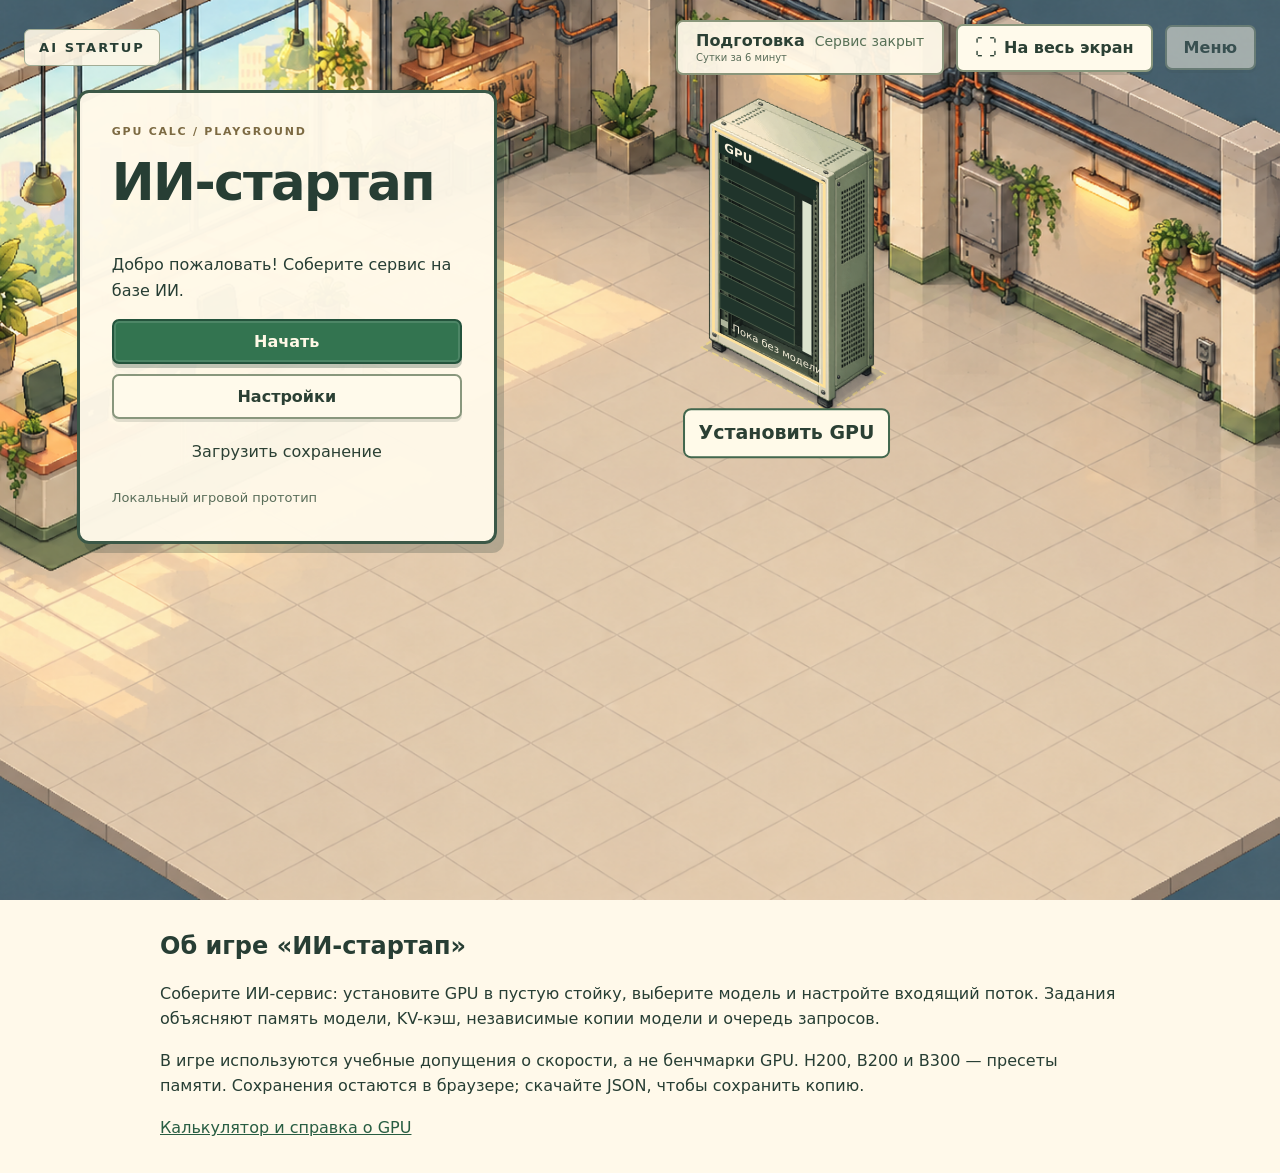
<file: playground/index.html>
<!doctype html><html lang="ru"><head><meta charset="utf-8"><meta name="viewport" content="width=device-width,initial-scale=1"><meta name="robots" content="index,follow,max-image-preview:large">
<title>ИИ-стартап — учебная игра про GPU и LLM</title><meta name="description" content="Соберите ИИ-сервис: установите GPU, выберите модель и настройте поток пользователей. Узнайте, почему возникают очереди и зачем нужен KV-кэш.">
<link rel="canonical" href="https://mikhaylov.com/gpu-calc/playground/">
<meta property="og:type" content="website"><meta property="og:title" content="ИИ-стартап — учебная игра про GPU и LLM"><meta property="og:description" content="Соберите ИИ-сервис: установите GPU, выберите модель и настройте поток пользователей. Узнайте, почему возникают очереди и зачем нужен KV-кэш."><meta property="og:url" content="https://mikhaylov.com/gpu-calc/playground/"><meta property="og:image" content="https://mikhaylov.com/gpu-calc/playground/assets/server-room.png"><meta property="og:locale" content="ru_RU">
<meta name="twitter:card" content="summary_large_image"><meta name="twitter:title" content="ИИ-стартап — учебная игра про GPU и LLM"><meta name="twitter:description" content="Соберите ИИ-сервис: установите GPU, выберите модель и настройте поток пользователей. Узнайте, почему возникают очереди и зачем нужен KV-кэш."><meta name="twitter:image" content="https://mikhaylov.com/gpu-calc/playground/assets/server-room.png"><link rel="stylesheet" href="game.css?v=429f037dec9a8768"><script type="application/ld+json">{"@context": "https://schema.org", "@type": "WebApplication", "name": "AI Startup", "url": "https://mikhaylov.com/gpu-calc/playground/", "applicationCategory": "EducationalApplication", "operatingSystem": "Any", "inLanguage": ["ru", "en"], "isAccessibleForFree": true}</script></head><body>
<main id="game">
<div id="world"><svg id="scene" viewBox="0 0 1586 992" preserveAspectRatio="xMidYMid slice" aria-label="Серверная"></svg></div>
<header id="hud"><span class="brand">AI STARTUP</span><button id="clock-info" class="clock" type="button"><strong id="clock">Подготовка</strong><span id="phase"></span><small id="clock-scale"></small></button><button id="fullscreen-toggle" type="button" aria-label="На весь экран" aria-pressed="false"><span aria-hidden="true">⛶</span><span class="fullscreen-label">На весь экран</span></button><button id="menu-toggle" type="button">Меню</button></header>
<section id="menu-screen" class="menu-card"><div class="mini">GPU CALC / PLAYGROUND</div><h1 id="game-title">ИИ-стартап</h1><p id="greeting">Учебная игра про GPU, модели и очереди запросов.</p><button id="continue" class="primary" hidden></button><button id="new-game" class="primary"></button><button id="settings"></button><button id="learning-menu"></button><button id="sandbox-menu" class="quiet"></button><button id="load-menu" class="quiet"></button><small id="prototype"></small></section>
<aside id="tutorial" class="tip" hidden><span id="tip-tag"></span><h2 id="tip-title"></h2><p id="tip-body"></p><button id="lesson-open" type="button"></button></aside>
<div id="live-summary" class="live-summary" hidden><span id="arrivals"><span id="users-value"></span><small id="users-window"></small></span><button id="rps-button" type="button"><span id="rps-value"></span><small id="rps-window"></small></button><button id="queue-button"></button><span id="completed"></span></div>
<nav id="object-dock" aria-label="Объекты" hidden><span id="pan-hint">Двигайте локацию пальцем</span><button id="rack-dock"></button><button id="terminal-dock"></button><button id="visitors-dock"></button></nav>
<div id="notice" class="notice" role="status" hidden></div>
<dialog id="panel"><header><h2 id="panel-title"></h2><select id="panel-world" aria-label="Мир"><option value="server-room">Серверная</option><option value="workshop">Мастерская</option><option value="orbital">Станция</option></select><button id="close-panel" aria-label="Закрыть">×</button></header><div id="panel-body"></div></dialog>
<audio id="answer-correct" src="assets/answer-correct.wav" preload="auto" hidden></audio><audio id="answer-wrong" src="assets/answer-wrong.wav" preload="auto" hidden></audio>
<input id="save-input" type="file" accept="application/json,.json" hidden>
</main><section class="game-about"><h2 data-about-en="About AI Startup">Об игре «ИИ-стартап»</h2><p data-about-en="Build an AI service: install GPUs in an empty rack, choose a model and adjust incoming traffic. Lessons explain model memory, KV cache, independent model copies and request queues.">Соберите ИИ-сервис: установите GPU в пустую стойку, выберите модель и настройте входящий поток. Задания объясняют память модели, KV-кэш, независимые копии модели и очередь запросов.</p><p data-about-en="The game uses educational speed assumptions, not GPU benchmarks. H200, B200 and B300 are memory presets. Saves stay in your browser; export a JSON file to keep a copy.">В игре используются учебные допущения о скорости, а не бенчмарки GPU. H200, B200 и B300 — пресеты памяти. Сохранения остаются в браузере; скачайте JSON, чтобы сохранить копию.</p><a href="../" data-about-en="Calculator and GPU guide">Калькулятор и справка о GPU</a><noscript><p>Для игры нужен JavaScript. / The game requires JavaScript.</p></noscript></section>
<script src="../sim-core.js?v=b930a94f7aebf27d"></script><script src="../scenario-core.js?v=0268438648eba15b"></script><script src="session.js?v=fe5fc490f97ae1ce"></script><script src="startup.js?v=0b623da0840f4548"></script><script src="clock.js?v=8ffe35dec9613f17"></script><script src="presentation.js?v=7090331a86d4b0a8"></script><script src="scene.js?v=6082749c20bc579b"></script><script src="lessons.js?v=8f26f26671437d7a"></script><script src="app.js?v=45c1ea56cc850e17"></script>
</body></html>
</file>
<file: playground/game.css>
:root{font-family:system-ui,-apple-system,sans-serif;color:#273e34;background:#344e55;font-synthesis:none}*{box-sizing:border-box}body{margin:0}button,input,select{font:inherit}button{cursor:pointer;border:2px solid #89977d;border-radius:7px;background:#fffaeb;color:#2b4034;padding:11px 17px;min-height:44px;font-weight:700;box-shadow:0 3px 0 #31453626}button:hover:not(:disabled){background:#f4e9ca;transform:translateY(-1px)}button:focus-visible,select:focus-visible,input:focus-visible{outline:3px solid #efb953;outline-offset:3px}button:disabled{opacity:.5;cursor:default}.primary{background:#337450;border-color:#24533c;color:#fff8e6;box-shadow:inset 0 0 0 2px #ffffff20,0 4px 0 #16382b45}.primary:hover:not(:disabled){background:#2c6245}.quiet{background:transparent;box-shadow:none;border-color:transparent;font-weight:500}small{display:block;color:#596d59;font-size:13px;line-height:1.6}h1,h2,h3,p{margin-top:0}h1{font-size:clamp(32px,4vw,53px);line-height:1.05;letter-spacing:-.03em}h2{font-size:24px;line-height:1.2}h3{font-size:18px}p{line-height:1.6}#game{position:relative;width:100%;height:100dvh;min-height:600px;overflow:hidden}#world{position:absolute;inset:0}#scene{width:100%;height:100%;display:block}.world-button{font:700 19px system-ui;border:2px solid #42674e;background:#fffae9ee;min-height:42px;padding:8px 12px;white-space:nowrap;box-shadow:0 4px 0 #344c3b50}#hud{position:absolute;top:20px;left:24px;right:24px;display:flex;align-items:center;gap:12px;pointer-events:none}#hud>*{pointer-events:auto}.brand{font-size:13px;letter-spacing:.16em;font-weight:900;background:#fff8e6e8;border:1px solid #a2ad96;padding:10px 14px;border-radius:6px}.clock{margin-left:auto;background:#fff9e9f2;border:2px solid #8a967b;padding:9px 18px;border-radius:7px;display:flex;gap:12px;align-items:center}.clock span{font-size:14px;color:#577056}.menu-card{position:absolute;top:19%;left:6%;width:min(420px,88%);padding:32px;background:#fff9eaf7;border:3px solid #3b5847;border-radius:12px;box-shadow:7px 9px 0 #293c3540}.menu-card button{display:block;width:100%;margin:10px 0}.mini{font-size:11px;font-weight:800;letter-spacing:.16em;color:#7c6a42;margin-bottom:18px}.menu-card small{margin-top:14px}.tip{position:absolute;bottom:26px;left:25px;width:min(375px,calc(100% - 50px));padding:18px 22px;background:#fff9ecee;border:2px solid #929e82;border-radius:9px;box-shadow:4px 5px 0 #304d3c24;pointer-events:none}.tip>span{font-size:11px;letter-spacing:.12em;color:#7a6a43;font-weight:800}.tip h2{font-size:22px;margin:7px 0}.tip p{font-size:14px;margin-bottom:0}.live-summary{position:absolute;bottom:28px;right:25px;display:flex;gap:9px;align-items:center;flex-wrap:wrap;justify-content:flex-end}.live-summary>span{background:#fff8e8ed;padding:10px 13px;border:1px solid #929e82;border-radius:6px;font-size:14px}.live-summary button{border-color:#bc964d;background:#fff0cce8}#object-dock{display:none}.notice{position:absolute;top:88px;left:50%;transform:translateX(-50%);background:#fcfaeaf5;padding:12px 20px;border:2px solid #66896b;border-radius:8px;box-shadow:0 5px 12px #29413624;max-width:min(560px,90vw);font-size:14px;z-index:5}dialog{border:3px solid #48614d;border-radius:12px;background:#fff9e9;color:inherit;box-shadow:10px 12px 0 #233e3333;width:min(610px,calc(100vw - 28px));max-height:90dvh;padding:24px}dialog::backdrop{background:#182f2e45;backdrop-filter:blur(2px)}dialog>header{display:flex;align-items:center;gap:15px;justify-content:space-between;margin-bottom:18px}dialog>header h2{margin:0}#close-panel{font-size:24px;line-height:1;min-width:44px;padding:4px}.choices{display:grid;grid-template-columns:repeat(3,1fr);gap:10px;margin:15px 0}.choice{padding:15px 8px;display:flex;flex-direction:column;align-items:center;gap:8px}.choice[aria-pressed=true]{background:#e2f0d9;border-color:#387451;box-shadow:inset 0 0 0 2px #a5caa2}.gpu-icon{display:block;width:65px;height:40px;background:repeating-linear-gradient(0deg,#465b43 0 4px,#7a8e65 4px 6px);border:3px solid #2e4634;box-shadow:5px -4px 0 #a4ad85;position:relative;margin:7px}.gpu-icon:after{content:'';position:absolute;inset:4px 15px;background:repeating-conic-gradient(#253d30 0 30deg,#899777 30deg 60deg);border-radius:50%;border:2px solid #c0c8a9}.counter{display:flex;align-items:center;gap:16px;margin:20px 0}.counter input{width:95px;padding:10px;border:2px solid #a0ad91;border-radius:6px;background:white}.action-row{display:flex;gap:10px;margin-top:22px;flex-wrap:wrap}.action-row>*{flex:1}.model-options{display:grid;gap:9px}.model-choice{text-align:left;display:flex;justify-content:space-between;gap:12px;align-items:center}.model-choice[aria-pressed=true]{background:#e4efda;border-color:#397651}.preview{margin-top:18px;background:#eff0dc;padding:16px;border-radius:8px}.preview p:last-child{margin-bottom:0}.memory-strip{display:flex;height:24px;border:1px solid #64785d;border-radius:5px;overflow:hidden;background:#f7f9f1;margin:12px 0}.memory-strip span{display:block;min-width:0}.legend{display:grid;grid-template-columns:1fr 1fr;gap:9px;font-size:14px}.legend strong{display:block;font-size:19px}.error{color:#8d3f2d;background:#f9e3d6;padding:12px;border-radius:6px}.muted{font-size:14px;color:#5e725c}.field{display:flex;align-items:center;justify-content:space-between;gap:15px;margin:16px 0}.field select,.field input[type=number]{max-width:180px;padding:10px;border:1px solid #839779;border-radius:6px;background:white}.field input[type=checkbox]{width:22px;height:22px}.world-thumb{width:100%;height:75px;background-image:url('assets/worlds-concept.png');background-size:300% 300%;border-radius:4px}.copy-list{display:grid;grid-template-columns:repeat(4,1fr);gap:8px}.copy-list button{padding:8px}.card-list{display:grid;grid-template-columns:repeat(4,1fr);gap:8px;margin:18px 0}.card-list button{font-size:13px;padding:9px}.card-list .gpu-icon{width:42px;height:27px;margin:auto auto 10px}.card-list .gpu-icon:after{inset:2px 9px}.help{margin-top:16px}summary{cursor:pointer;font-weight:650}details p{font-size:14px;margin:10px 0}.visitors-input{width:100%;margin:18px 0;accent-color:#387851}#notice[hidden],#menu-screen[hidden],#tutorial[hidden],#live-summary[hidden]{display:none}.worlds-info{font-size:13px;color:#697858}@media(max-width:760px){#game{min-height:560px}.brand{display:none}#hud{top:12px;left:12px;right:12px;gap:8px}.clock{font-size:14px;padding:9px;gap:7px;flex-wrap:wrap;margin-left:0}.clock span{font-size:12px}.clock+button{margin-left:auto}#object-dock:not([hidden]){display:flex;position:absolute;bottom:14px;left:12px;right:12px;gap:6px}#object-dock button{flex:1;font-size:13px;padding:8px}.tip{bottom:76px;left:12px;width:min(330px,calc(100% - 24px));padding:12px 15px}.tip h2{font-size:18px}.tip p{font-size:13px}.live-summary{top:76px;bottom:auto;right:12px;left:12px;justify-content:flex-start;gap:6px}.live-summary>span{font-size:12px;padding:7px}.live-summary button{font-size:12px;min-height:34px;padding:7px}.notice{top:130px}.menu-card{top:16%;left:6%;padding:25px}.choices{gap:6px}.choice{font-size:14px}.copy-list{grid-template-columns:repeat(3,1fr)}dialog{padding:18px}.legend{font-size:13px}.legend strong{font-size:17px}}
@media(prefers-reduced-motion:reduce){*{scroll-behavior:auto!important;transition:none!important}button:hover:not(:disabled){transform:none}}
[hidden]{display:none!important}

#panel header{flex-wrap:wrap}#panel-world{max-width:145px;margin-left:auto;padding:8px}.copy-list{grid-template-columns:repeat(8,minmax(0,1fr))}.copy-list button{min-width:0;padding:9px 4px;display:grid;gap:5px}.copy-list small{font-size:11px}.copy-list button[aria-pressed=true]{outline:3px solid #65ad93}#panel:has(.copy-list){width:min(1000px,94vw)}@media(max-width:600px){.copy-list{grid-template-columns:repeat(4,minmax(0,1fr))}#panel-world{max-width:115px}}

.maintenance{padding:12px;background:#fff0cc;border-left:4px solid #bc964d;font-size:14px}[data-weights]{color:#9b482f}[data-reserve]{color:#616c42}[data-kvUsed]{color:#21765a}[data-free]{color:#48614d}.copy-list small{line-height:1.25;min-height:14px}.copy-list button{min-height:64px}

#panel:has(.copy-list){padding:18px}.copy-list{gap:5px}.copy-list button{min-height:44px;padding:4px;gap:2px}.copy-list strong{font-size:13px}.copy-list small{min-height:0;font-size:11px;white-space:nowrap}#panel:has(.copy-list) header{margin-bottom:10px}#panel:has(.copy-list) [data-summary]{font-size:14px;margin-bottom:10px}@media(max-width:600px){.copy-list button{min-height:52px}.copy-list strong{font-size:12px}.copy-list small{font-size:10px}}

#lesson-open{pointer-events:auto;margin-top:12px;min-height:38px;padding:7px 12px;font-size:13px}.lesson-question{margin:20px 0;padding:16px;background:#edf0df;border-radius:8px}.lesson-question button{display:block;width:100%;margin:8px 0}.lesson-question h3{line-height:1.5}#panel-body [data-lesson-status]{font-size:14px;color:#5c7053}

.menu-card{top:90px;max-height:calc(100dvh - 110px);overflow-y:auto}@media(max-width:760px){.menu-card{top:80px;max-height:calc(100dvh - 100px)}}
@media(max-width:600px){dialog>header{display:grid;grid-template-columns:minmax(0,1fr) 44px;gap:8px}dialog>header h2{font-size:20px;min-width:0}#close-panel{grid-column:2;grid-row:1}#panel-world{grid-column:1 / -1;grid-row:2;width:100%;max-width:none;margin:0}}

.lesson-question button[data-answer-index].answer-correct{background:#dff4e7;border-color:#28734b;color:#154e31;box-shadow:0 3px 0 #23694035}.lesson-question button[data-answer-index].answer-wrong{background:#fce5df;border-color:#ba4437;color:#82281f;box-shadow:0 3px 0 #90372c30}.lesson-question button.answer-correct:before{content:'✓ ';font-weight:900}.lesson-question button.answer-wrong:before{content:'✕ ';font-weight:900}.lesson-question button[data-answer-index]:disabled{opacity:.65}.lesson-question button[data-answer-index].answer-correct:disabled,.lesson-question button[data-answer-index].answer-wrong:disabled{opacity:1}.answer-feedback{margin:18px 0;padding:16px;border:3px solid;border-radius:8px;background:#fffaf0}.answer-feedback[data-result=correct]{border-color:#28734b;background:#e7f6eb}.answer-feedback[data-result=wrong]{border-color:#ba4437;background:#fff0ea}.answer-feedback h4{font-size:18px;line-height:1.4;margin:0 0 9px}.answer-feedback p{margin:0;font-size:15px}.answer-feedback:focus-visible{outline:3px solid #a98234;outline-offset:3px}
dialog[open]{display:flex;flex-direction:column;overflow:hidden}dialog>header{position:static;flex:0 0 auto;z-index:auto}#panel-body{min-height:0;min-width:0;overflow-y:auto;overscroll-behavior:contain}.answer-feedback{scroll-margin-top:12px;scroll-margin-bottom:12px}

.scene-queue,.scene-queue text{cursor:pointer;user-select:none}.scene-queue:hover>rect{fill:#5b4929;stroke:#ffda88;stroke-width:4}.scene-queue:focus{outline:none}.scene-queue:focus-visible>rect{stroke:#fff0bb;stroke-width:5}.scene-queue [data-queue-label]{text-decoration:underline;text-underline-offset:3px}

#fullscreen-toggle{display:flex;align-items:center;gap:7px}#fullscreen-toggle>span:first-child{font-size:22px;line-height:1}html:fullscreen #game{height:100dvh;min-height:0}.live-summary{max-width:calc(100% - 450px)}@media(max-width:760px){.fullscreen-label{display:none}#fullscreen-toggle{padding:6px 10px}.live-summary{max-width:none}}

#rps-button small{font-size:10px;line-height:1.2;color:inherit;font-weight:500}#rps-button{padding:6px 12px}

#clock-info{display:grid;grid-template-columns:auto auto;gap:2px 10px;text-align:left;font-weight:400;box-shadow:none}#clock-scale{grid-column:1/-1;font-size:10px;line-height:1.2;color:#596d59}#clock-info strong{font-weight:750}@media(max-width:760px){#clock-info{padding:7px 9px;gap:2px 6px}#clock-info strong{font-size:12px}#clock-info #phase{font-size:11px}.live-summary{top:92px}}

#arrivals small{font-size:10px;line-height:1.2;color:inherit}

.team-scheme h3{margin-bottom:12px}.team-flow{display:grid;grid-template-columns:60px 18px minmax(0,1fr) 18px 60px;align-items:center;justify-items:center;gap:5px;margin:18px 0}.team-end{padding:8px 6px;font-size:12px;text-align:center;border:2px solid #557f69;background:#e6f3ec;border-radius:8px;font-weight:750}.team-arrow{transform:rotate(-90deg);font-size:24px;line-height:1;color:#487559}.gpu-team{width:100%;padding:14px;border:3px solid #487559;border-radius:12px;background:#e8f0e0;text-align:center}.gpu-team-grid{display:grid;grid-template-columns:repeat(4,minmax(0,1fr));gap:8px;margin:12px 0}.gpu-team-member{min-width:0;padding:10px 5px;border:2px solid #738469;border-radius:6px;background:#fff9e9;font-size:13px}.gpu-team-member small{font-size:11px;line-height:1.3}.team-weights{display:block;height:20px;margin:7px 0;background:repeating-linear-gradient(0deg,#dc805c 0 3px,#f5ac7e 3px 5px);border:1px solid #a76244;border-radius:3px}.gpu-team-member[data-focused]{outline:3px solid #d99b32;outline-offset:2px}.gpu-team p{font-size:14px;margin:10px 0 0}.team-focus-note{padding:10px;background:#fff0cb;border-left:4px solid #c4943c}@media(max-width:500px){.team-flow{grid-template-columns:minmax(0,1fr)}.team-arrow{transform:none}.team-end{padding:8px 18px}.gpu-team{padding:10px}.gpu-team-grid{gap:5px}.gpu-team-member{font-size:12px;padding:7px 3px}.gpu-team-member small{font-size:10px}}

.gpu-team-member{box-shadow:none;font-weight:400}

.game-about{background:#fff9ea;padding:32px max(24px,calc((100vw - 960px)/2));line-height:1.65}.game-about a{color:#285d42}.game-about p{max-width:960px}

/* Move the scene itself; dialogs and the page below retain native scrolling. */
#scene{touch-action:none;user-select:none;-webkit-user-select:none;cursor:grab}#scene.panning{cursor:grabbing}#scene .world-button{touch-action:none}
#pan-hint{display:none}
@media(max-width:760px), (max-height:540px) and (orientation:landscape){#object-dock:not([hidden]){display:flex;position:absolute;bottom:14px;left:12px;right:12px;gap:6px;flex-wrap:wrap}#object-dock button{flex:1;padding:8px;font-size:13px}#pan-hint{display:block;flex-basis:100%;text-align:center;font-size:12px;color:#273e34;background:#fff9eae8;border-radius:5px;padding:3px}#object-dock button{min-height:44px}.tip{bottom:108px}#scene .world-button{font-size:20px;min-height:48px}}
@media(max-height:540px) and (orientation:landscape){#game{min-height:100dvh}.menu-card{top:78px;padding:16px;max-height:calc(100dvh - 90px);overflow:auto}.menu-card h1{font-size:28px}.tip{max-width:260px;bottom:108px}.tip p{display:none}.live-summary{top:75px;bottom:auto;max-width:55%}}

/* Touch-sized controls and readable reflow, including short landscape screens. */
.panel-message{padding:12px;border:2px solid #ad7025;border-radius:8px;background:#fff0cb;color:#49391d;line-height:1.5}
@media(max-width:760px), (pointer:coarse), (max-height:540px) and (orientation:landscape){
 #panel button,#panel select,#panel summary{min-height:44px}#panel input,#panel select{font-size:16px}
 #panel summary{display:flex;align-items:center;padding:10px 0}
 #panel .field:has(input[type=checkbox]){min-height:48px;cursor:pointer}#panel input[type=checkbox]{flex-shrink:0;width:28px;height:28px}
 #panel .muted,#panel small,#panel .worlds-info{font-size:14px;line-height:1.55}
 #panel .choices{grid-template-columns:repeat(3,minmax(0,1fr))}#panel .choice{min-width:0}
 #panel .action-row{display:grid;grid-template-columns:repeat(2,minmax(0,1fr))}#panel .action-row>*{min-width:0}
 #panel .model-choice{flex-wrap:wrap;overflow-wrap:anywhere;gap:5px}#panel .model-choice small{white-space:normal}
 #panel .copy-list{grid-template-columns:repeat(3,minmax(0,1fr))}#panel .copy-list small{white-space:normal}
 #panel .field strong{flex-shrink:0}#panel .field{gap:10px}
 #panel .field:has(input:not([type=checkbox])),#panel .field:has(select){display:grid;grid-template-columns:minmax(0,1fr);gap:8px}
 #panel .field input[type=number],#panel .field select{width:100%;max-width:none;min-height:48px}
 #panel .counter{flex-wrap:wrap}#panel .counter input{min-height:48px}
 #panel-world{min-height:44px}#lesson-open{min-height:44px}#pan-hint{font-size:14px}
 .live-summary button{min-height:44px}.tip p{font-size:14px}.tip{bottom:112px}
}
@media(max-width:480px){
 #panel .choices{grid-template-columns:repeat(2,minmax(0,1fr));gap:10px}#panel .choice{font-size:16px}
 #panel .action-row{grid-template-columns:minmax(0,1fr)}#panel .card-list{grid-template-columns:repeat(3,minmax(0,1fr))}
 #panel .gpu-team-grid{grid-template-columns:repeat(2,minmax(0,1fr))!important}#panel .gpu-team-member{font-size:14px}
 #panel .copy-list{grid-template-columns:repeat(2,minmax(0,1fr))}#panel .copy-list strong{font-size:15px}
 #panel .field:not(:has(input)):not(:has(select)){flex-wrap:wrap;align-items:flex-start}
}

@media(max-width:760px), (pointer:coarse), (max-height:540px) and (orientation:landscape){
 #panel .card-list button{font-size:14px}#object-dock button{font-size:14px;min-width:44px}
 #fullscreen-toggle{min-width:44px}.live-summary>span,.live-summary button{font-size:13px}
 .live-summary small{font-size:12px;line-height:1.35}#panel-body{overflow-anchor:none}
}
@media(max-width:360px){#panel .choices:has([data-world-choice]){grid-template-columns:minmax(0,1fr)}#panel [data-world-choice]{display:grid;grid-template-columns:64px minmax(0,1fr);text-align:left;padding:10px}.world-thumb{height:60px}}
@media(max-width:760px) and (max-height:700px){
 .tip{width:calc(100% - 24px);padding:10px 12px}.tip:not([hidden]){display:grid;grid-template-columns:minmax(0,1fr) auto;align-items:center;gap:8px}
 .tip>span,.tip p{display:none}.tip h2{margin:0;font-size:16px}.tip #lesson-open{margin:0;max-width:130px;min-height:44px}
 .live-summary{top:88px;display:grid;grid-template-columns:repeat(2,minmax(0,1fr));gap:5px}.live-summary>span,.live-summary button{padding:6px}
}

.scene-action{cursor:pointer;touch-action:manipulation}.scene-action:focus{outline:none}.scene-action:focus-visible>rect{stroke:#ad661c;stroke-width:4}
@media(hover:hover) and (pointer:fine){.scene-action:hover>rect{fill:#f4e9ca}}
</file>
